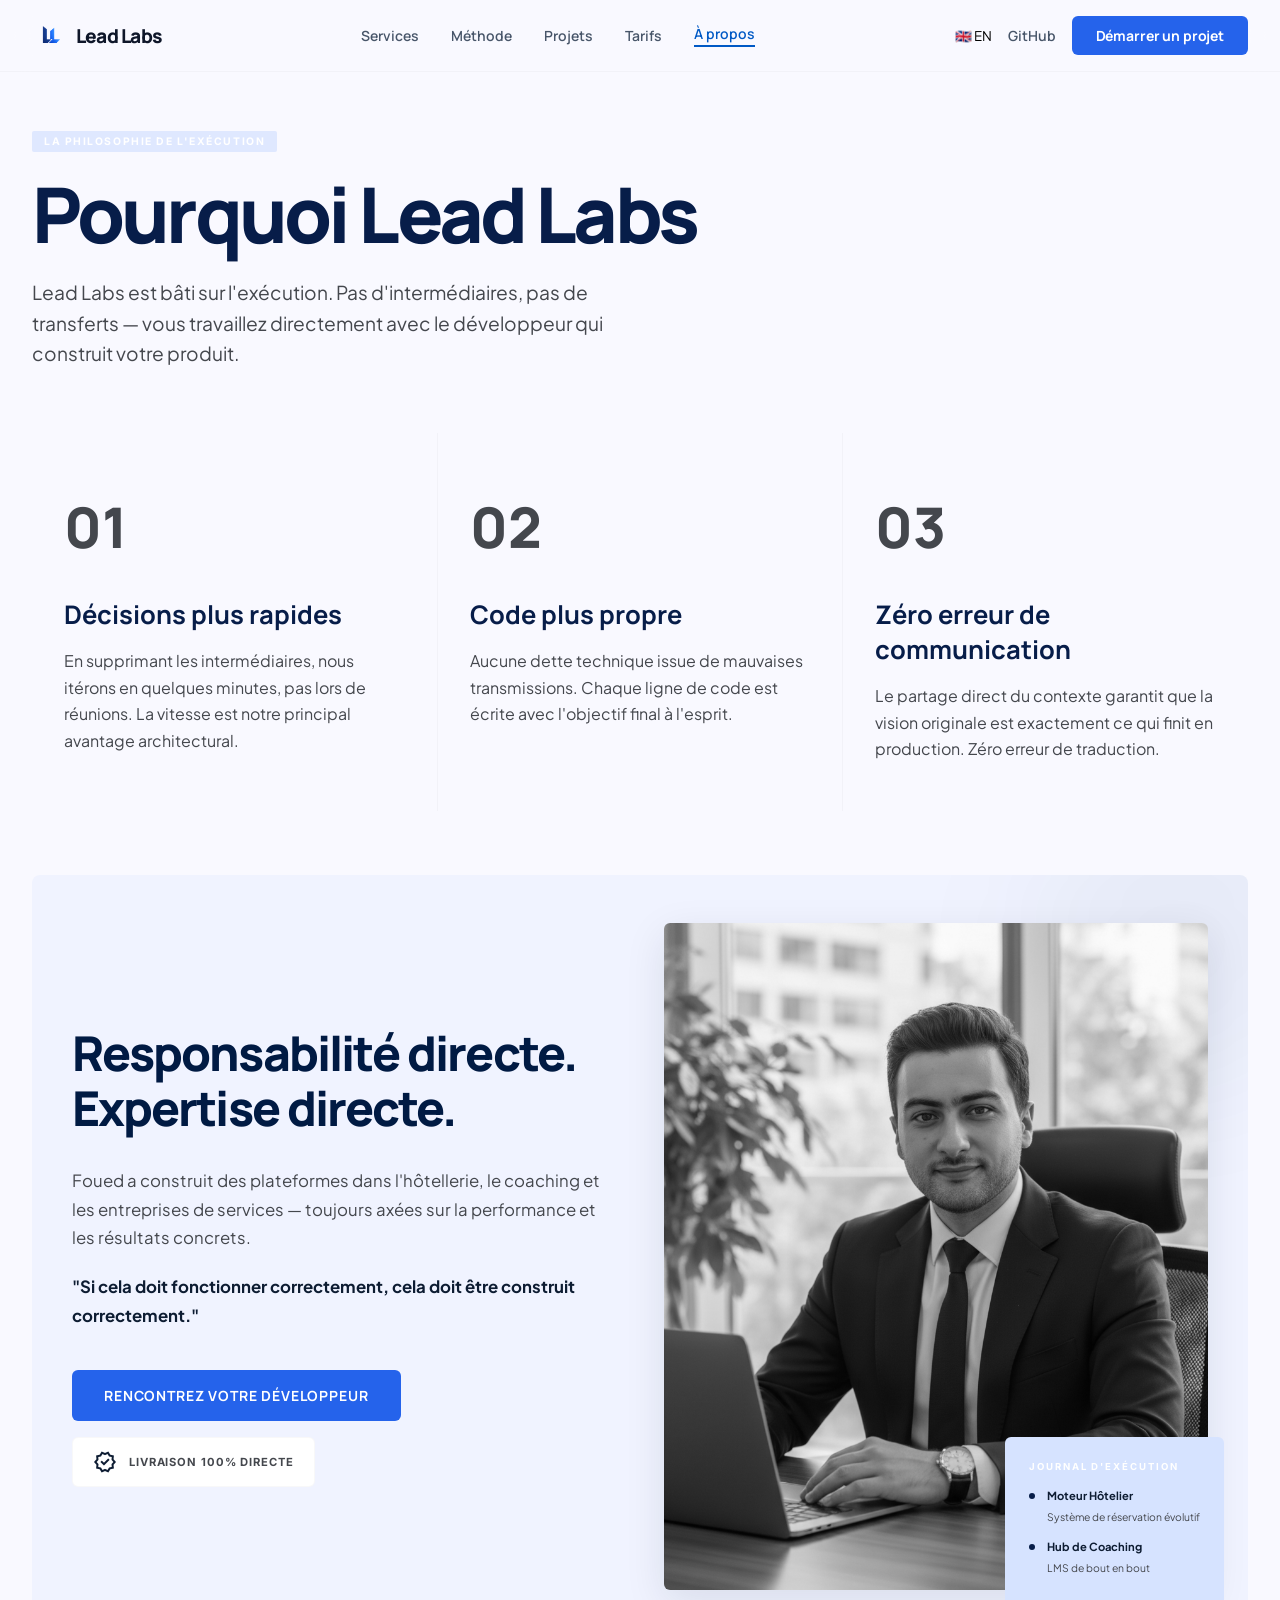
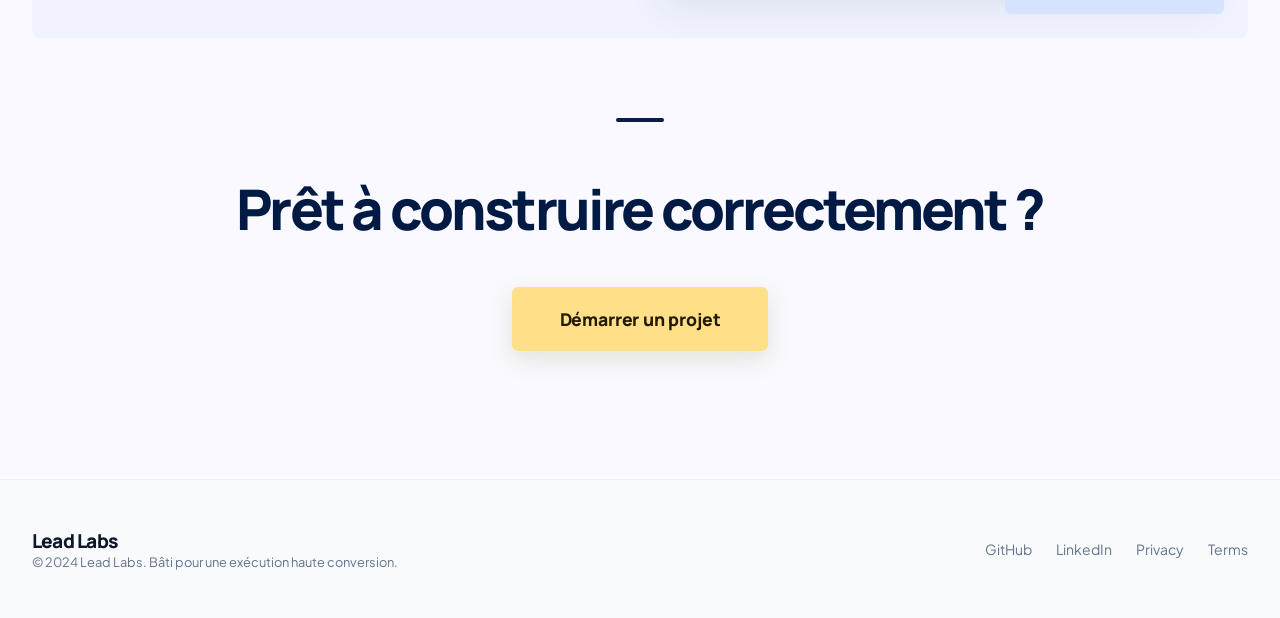
<file: about.html>
<!DOCTYPE html>
<html lang="fr" class="scroll-smooth">
<head>
  <meta charset="UTF-8" />
  <meta name="viewport" content="width=device-width, initial-scale=1.0" />
  <title>About | Lead Labs</title>
  <meta name="description" content="Direct. Human. Efficient. Work directly with the developer who builds your product. No middlemen, no handoffs." />
  <link rel="icon" href="data:image/svg+xml,<svg xmlns='http://www.w3.org/2000/svg' viewBox='0 0 32 32'><rect width='32' height='32' rx='6' fill='%23000'/><text x='6' y='24' font-size='20' fill='%232e7fff' font-family='sans-serif' font-weight='900'>L</text></svg>" />
  <link rel="stylesheet" href="css/styles.css" />
  <link href="https://fonts.googleapis.com/css2?family=Manrope:wght@400;700;800;900&family=Plus+Jakarta+Sans:wght@400;500;600&family=Inter:wght@400;500;600&family=Material+Symbols+Outlined:wght,FILL@100..700,0..1&display=swap" rel="stylesheet" />
</head>
<body>

<nav class="nav" id="nav">
  <div class="container">
    <div class="nav__inner">
       <a href="index.html" class="nav__logo">
  <div class="nav__logo-icon">
    <img src="images/logo.png" alt="Lead Labs logo" width="36" height="36" loading="eager" fetchpriority="high" />
  </div>
  <span data-i18n="logo">Lead Labs</span>
</a>
      <div class="nav__links">
        <a href="services.html" data-i18n="nav-services">Services</a>
        <a href="index.html#how-it-works" data-i18n="nav-method">Method</a>
        <a href="portfolio.html" data-i18n="nav-projects">Projects</a>
        <a href="pricing.html" data-i18n="nav-pricing">Pricing</a>
        <a href="about.html" class="active" data-i18n="nav-about">About</a>
      </div>
      <div class="nav__actions">
        <button id="langToggle" class="lang-toggle">🇫🇷 FR</button>
        <a class="nav__github" href="https://github.com/FouedDouiri" target="_blank">GitHub</a>
        <a href="contact.html" class="btn-primary" data-i18n="start-project">Start a Project</a>
        <button class="nav__hamburger" id="hamburger"><span></span><span></span><span></span></button>
      </div>
    </div>
  </div>
</nav>

<div class="nav__mobile" id="mobileMenu">
  <a href="services.html" data-i18n="nav-services">Services</a>
  <a href="portfolio.html" data-i18n="nav-projects">Projects</a>
  <a href="pricing.html" data-i18n="nav-pricing">Pricing</a>
  <a href="about.html" data-i18n="nav-about">About</a>
  <a href="contact.html" class="btn-primary" data-i18n="start-project">Start a Project</a>
</div>

<main>
  <main>
  <div class="page-hero"><div class="container"><div style="max-width:56rem"><span style="display:inline-block;padding:.25rem .75rem;background:var(--color-surface-container-high);color:var(--color-on-primary-container);font-family:var(--font-label);font-size:.65rem;font-weight:700;letter-spacing:.15em;text-transform:uppercase;border-radius:.125rem;margin-bottom:1.5rem" class="animate-fade-up" data-i18n="execution-philosophy">La philosophie de l'exécution</span><h1 class="animate-fade-up delay-1" data-i18n="why-leadlabs">Pourquoi Lead Labs</h1><p class="animate-fade-up delay-2" style="max-width:40rem" data-i18n="about-hero-desc">Lead Labs est bâti sur l'exécution. Pas d'intermédiaires, pas de transferts — vous travaillez directement avec le développeur qui construit votre produit.</p></div></div></div>
  <div style="padding-bottom:6rem"><div class="container">
    <div class="values-grid reveal" style="margin-bottom:4rem"><div class="value-cell"><p class="value-cell__num">01</p><h3 data-i18n="value1-title">Décisions plus rapides</h3><p data-i18n="value1-desc">En supprimant les intermédiaires, nous itérons en quelques minutes, pas lors de réunions. La vitesse est notre principal avantage architectural.</p></div><div class="value-cell"><p class="value-cell__num">02</p><h3 data-i18n="value2-title">Code plus propre</h3><p data-i18n="value2-desc">Aucune dette technique issue de mauvaises transmissions. Chaque ligne de code est écrite avec l'objectif final à l'esprit.</p></div><div class="value-cell"><p class="value-cell__num">03</p><h3 data-i18n="value3-title">Zéro erreur de communication</h3><p data-i18n="value3-desc">Le partage direct du contexte garantit que la vision originale est exactement ce qui finit en production. Zéro erreur de traduction.</p></div></div>
    <div class="founder-card reveal"><div class="founder-grid"><div><h2 data-i18n="direct-accountability">Responsabilité directe.<br>Expertise directe.</h2><div class="founder-card__text"><p data-i18n="founder-desc1">Foued a construit des plateformes dans l'hôtellerie, le coaching et les entreprises de services — toujours axées sur la performance et les résultats concrets.</p><p><strong data-i18n="founder-quote">"Si cela doit fonctionner correctement, cela doit être construit correctement."</strong></p></div><div style="display:flex;flex-wrap:wrap;gap:1rem"><a href="contact.html" class="btn-primary" style="padding:1rem 2rem;font-size:.875rem;letter-spacing:.06em;text-transform:uppercase" data-i18n="meet-dev">Rencontrez votre développeur</a><div style="display:flex;align-items:center;gap:.75rem;padding:.75rem 1.25rem;background:var(--color-surface-container-lowest);border:1px solid rgba(197,198,205,.12);border-radius:.375rem"><span class="material-symbols-outlined" style="color:var(--color-tertiary-container)">verified</span><span style="font-family:var(--font-label);font-size:.7rem;font-weight:700;letter-spacing:.08em;text-transform:uppercase;color:var(--color-on-surface-variant)" data-i18n="100-direct-delivery">Livraison 100% Directe</span></div></div></div><div style="position:relative"><div class="founder-card__portrait">
      <img src="/images/Foued.png" alt="Foued Douiri" width="500" height="667" loading="lazy" fetchpriority="high" /></div>
      <div class="execution-log"><p class="execution-log__kicker" data-i18n="execution-log">Journal d'exécution</p><div class="exec-item"><div class="exec-dot"></div><div><strong data-i18n="hotel-engine">Moteur Hôtelier</strong><span data-i18n="hotel-engine-desc">Système de réservation évolutif</span></div></div><div class="exec-item"><div class="exec-dot"></div><div><strong data-i18n="coaching-hub">Hub de Coaching</strong><span data-i18n="coaching-hub-desc">LMS de bout en bout</span></div></div></div></div></div></div>
    <div style="text-align:center;padding:5rem 0 2rem" class="reveal"><div style="width:48px;height:4px;background:var(--color-primary-container);margin:0 auto 3rem;border-radius:2px"></div><h2 style="font-family:var(--font-headline);font-size:clamp(2rem,5vw,3.5rem);font-weight:800;letter-spacing:-.05em;color:#001a43;margin-bottom:2.5rem" data-i18n="ready-to-build">Prêt à construire correctement ?</h2><a href="contact.html" class="btn-cta" style="background:var(--color-tertiary-fixed);color:var(--color-on-tertiary-fixed);padding:1.25rem 3rem;border-radius:.375rem;font-family:var(--font-headline);font-size:1.1rem;font-weight:800;letter-spacing:-.01em;display:inline-block;text-decoration:none;box-shadow:0 8px 24px rgba(115,92,0,.15)" data-i18n="start-project">Démarrer votre projet</a></div>
  </div></div>
</main>
<footer>
  <div class="container">
    <div class="footer__inner">
      <div><p class="footer__brand">Lead Labs</p><p class="footer__tagline" data-i18n="footer-tagline">© 2026 Lead Labs. Built for high-conversion execution.</p></div>
      <nav class="footer__links"><a href="https://github.com/FouedDouiri" target="_blank">GitHub</a><a href="#">LinkedIn</a><a href="#">Privacy</a><a href="#">Terms</a></nav>
    </div>
  </div>
</footer>

<script src="js/main.js"></script>
</body>
</html>
</file>
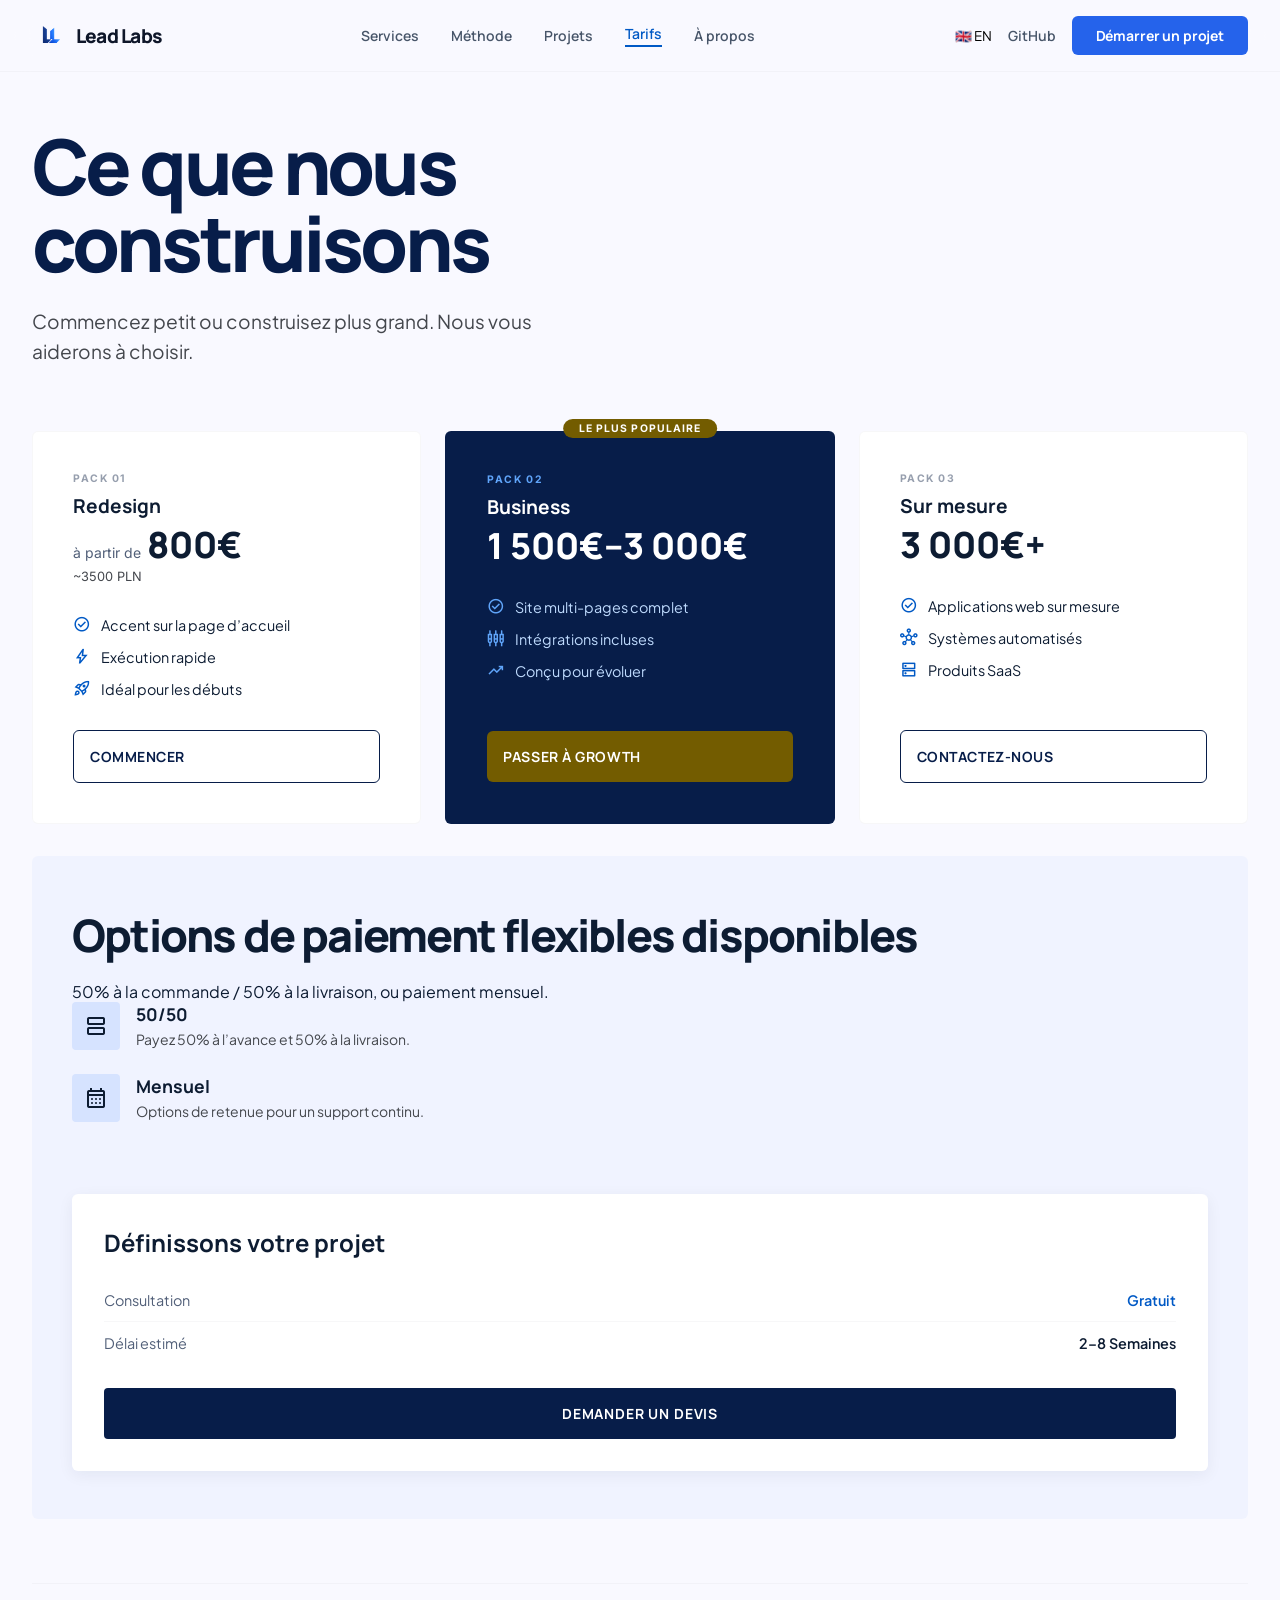
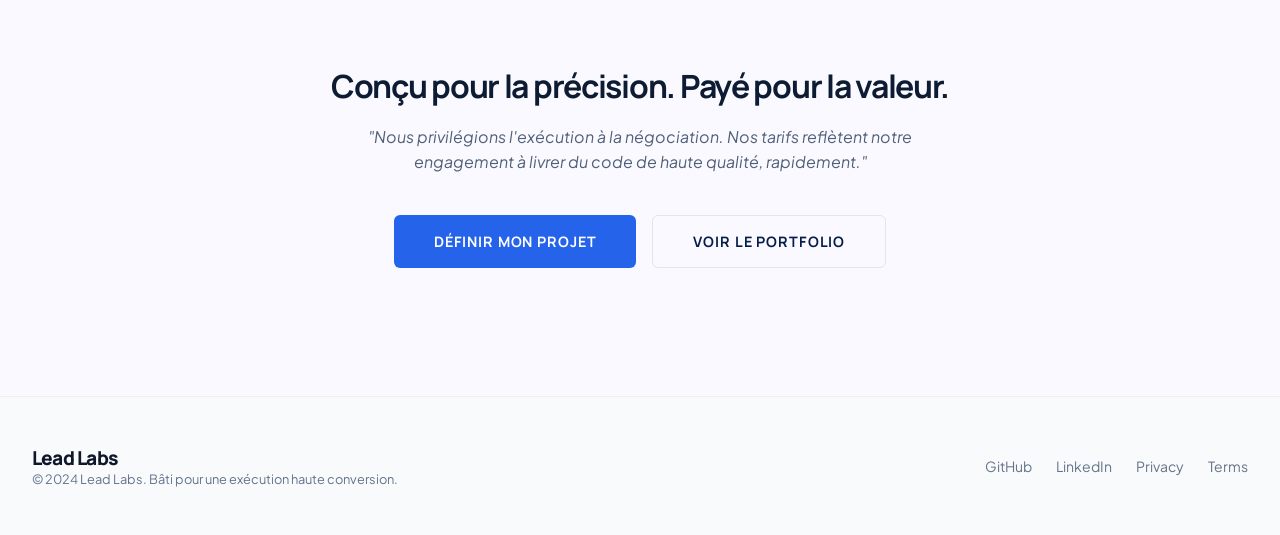
<file: pricing.html>
<!DOCTYPE html>
<html lang="fr" class="scroll-smooth">
<head>
  <meta charset="UTF-8" />
  <meta name="viewport" content="width=device-width, initial-scale=1.0" />
  <title>Pricing | Lead Labs</title>
  <meta name="description" content="Transparent pricing for custom development. No hidden costs. Fixed scope, guaranteed price." />
  <link rel="icon" href="data:image/svg+xml,<svg xmlns='http://www.w3.org/2000/svg' viewBox='0 0 32 32'><rect width='32' height='32' rx='6' fill='%23000'/><text x='6' y='24' font-size='20' fill='%232e7fff' font-family='sans-serif' font-weight='900'>L</text></svg>" />
  <link rel="stylesheet" href="css/styles.css" />
  <link href="https://fonts.googleapis.com/css2?family=Manrope:wght@400;700;800;900&family=Plus+Jakarta+Sans:wght@400;500;600&family=Inter:wght@400;500;600&family=Material+Symbols+Outlined:wght,FILL@100..700,0..1&display=swap" rel="stylesheet" />
</head>
<body>

<nav class="nav" id="nav">
  <div class="container">
    <div class="nav__inner">
       <a href="index.html" class="nav__logo">
  <div class="nav__logo-icon">
    <img src="images/logo.png" alt="Lead Labs logo" width="36" height="36" loading="eager" fetchpriority="high" />
  </div>
  <span data-i18n="logo">Lead Labs</span>
</a>
      <div class="nav__links">
        <a href="services.html" data-i18n="nav-services">Services</a>
        <a href="index.html#how-it-works" data-i18n="nav-method">Method</a>
        <a href="portfolio.html" data-i18n="nav-projects">Projects</a>
        <a href="pricing.html" class="active" data-i18n="nav-pricing">Pricing</a>
        <a href="about.html" data-i18n="nav-about">About</a>
      </div>
      <div class="nav__actions">
        <button id="langToggle" class="lang-toggle">🇫🇷 FR</button>
        <a class="nav__github" href="https://github.com/FouedDouiri" target="_blank">GitHub</a>
        <a href="contact.html" class="btn-primary" data-i18n="start-project">Start a Project</a>
        <button class="nav__hamburger" id="hamburger"><span></span><span></span><span></span></button>
      </div>
    </div>
  </div>
</nav>

<div class="nav__mobile" id="mobileMenu">
  <a href="services.html" data-i18n="nav-services">Services</a>
  <a href="portfolio.html" data-i18n="nav-projects">Projects</a>
  <a href="pricing.html" data-i18n="nav-pricing">Pricing</a>
  <a href="about.html" data-i18n="nav-about">About</a>
  <a href="contact.html" class="btn-primary" data-i18n="start-project">Start a Project</a>
</div>

<main>
  <main>
  <div class="page-hero"><div class="container"><div style="max-width:48rem"><h1 class="animate-fade-up" data-i18n="pricing-hero-title">Tarification simple et transparente</h1><p class="animate-fade-up delay-1" data-i18n="pricing-hero-desc">Pas de coûts cachés. Pas d'estimations vagues. Vous saurez exactement ce que vous obtenez.</p></div></div></div>
  <div style="padding-bottom:6rem"><div class="container">
    <div class="pricing__grid" style="margin-bottom:2rem"><div class="pricing-card reveal"><p style="font-family:var(--font-label);font-size:.65rem;font-weight:700;letter-spacing:.15em;text-transform:uppercase;color:var(--color-secondary);opacity:.6;margin-bottom:.5rem" data-i18n="pack-01">Pack 01</p><p class="pricing-card__name" data-i18n="starter-name">Starter</p><div class="pricing-card__price"><p style="display:flex;align-items:baseline;gap:.375rem"><span style="font-family:var(--font-label);font-size:.875rem;color:var(--color-secondary)" data-i18n="starting-from">à partir de</span><span class="pricing-card__amount">800€</span></p><p class="pricing-card__currency">~3500 PLN</p></div><ul><li><span class="material-symbols-outlined" aria-hidden="true">check_circle</span> <span data-i18n="starter-feat1">Landing page ou petit site</span></li><li><span class="material-symbols-outlined" aria-hidden="true">bolt</span> <span data-i18n="fast-execution">Exécution rapide</span></li><li><span class="material-symbols-outlined" aria-hidden="true">rocket_launch</span> <span data-i18n="ideal-for-beginnings">Idéal pour les débuts</span></li></ul><a href="contact.html" class="btn-pricing btn-pricing--outline" data-i18n="get-started">Commencer</a></div><div class="pricing-card pricing-card--featured reveal" style="background:var(--color-primary-container);color:#fff;border-color:transparent"><div class="pricing-card__badge" style="background:var(--color-tertiary)" data-i18n="most-popular">Plus Populaire</div><p style="font-family:var(--font-label);font-size:.65rem;font-weight:700;letter-spacing:.15em;text-transform:uppercase;color:#60a5fa;margin-bottom:.5rem" data-i18n="pack-02">Pack 02</p><p class="pricing-card__name" style="color:#fff" data-i18n="growth-name">Growth</p><div class="pricing-card__price"><p class="pricing-card__amount">1 500€–3 000€</p></div><ul style="color:#bfdbfe"><li><span class="material-symbols-outlined" style="color:#60a5fa" aria-hidden="true">check_circle</span> <span data-i18n="growth-feat1">Site complet ou plateforme</span></li><li><span class="material-symbols-outlined" style="color:#60a5fa" aria-hidden="true">settings_input_component</span> <span data-i18n="integrations-included">Intégrations incluses</span></li><li><span class="material-symbols-outlined" style="color:#60a5fa" aria-hidden="true">trending_up</span> <span data-i18n="designed-to-scale">Conçu pour évoluer</span></li></ul><a href="contact.html" class="btn-pricing" style="background:var(--color-tertiary);color:var(--color-on-tertiary)" data-i18n="choose-growth">Choisir Growth</a></div><div class="pricing-card reveal"><p style="font-family:var(--font-label);font-size:.65rem;font-weight:700;letter-spacing:.15em;text-transform:uppercase;color:var(--color-secondary);opacity:.6;margin-bottom:.5rem" data-i18n="pack-03">Pack 03</p><p class="pricing-card__name" data-i18n="custom-name">Custom</p><div class="pricing-card__price"><p class="pricing-card__amount">3 000€+</p></div><ul><li><span class="material-symbols-outlined" aria-hidden="true">check_circle</span> <span data-i18n="custom-feat1">Plateformes avancées</span></li><li><span class="material-symbols-outlined" aria-hidden="true">hub</span> <span data-i18n="automated-systems">Systèmes automatisés</span></li><li><span class="material-symbols-outlined" aria-hidden="true">dns</span> <span data-i18n="saas-products">Produits SaaS</span></li></ul><a href="contact.html" class="btn-pricing btn-pricing--outline" data-i18n="contact-us-short">Contactez-nous</a></div></div>
    <div class="flexible-payments reveal"><div style="display:grid;gap:3rem"><div><h2 data-i18n="flexible-payments-title">Options de paiement flexibles</h2><p data-i18n="flexible-payments-desc">Nous pouvons structurer les paiements en fonction de la taille de votre projet. Notre objectif est de rendre l'ingénierie premium accessible.</p><div class="payment-option"><div class="payment-option__icon"><span class="material-symbols-outlined">splitscreen</span></div><div><h4 data-i18n="split-5050">Répartition 50/50</h4><p data-i18n="split-desc">50% à l'avance / 50% après livraison. Standard pour la plupart des projets.</p></div></div><div class="payment-option"><div class="payment-option__icon"><span class="material-symbols-outlined">calendar_month</span></div><div><h4 data-i18n="monthly-payments">Mensualités</h4><p data-i18n="monthly-desc">Étalez le coût sur la durée de la réalisation. Options disponibles pour les offres Growth & Custom.</p></div></div></div><div class="pricing-quote-box"><h4 data-i18n="define-project">Définissons votre projet</h4><div class="quote-line"><span class="quote-line__key" data-i18n="consultation">Consultation</span><span class="quote-line__val quote-line__val--green" data-i18n="free">Gratuit</span></div><div class="quote-line"><span class="quote-line__key" data-i18n="estimated-timeline">Délai estimé</span><span class="quote-line__val">2–8 Semaines</span></div><a href="contact.html" class="btn-submit" style="width:100%;margin-top:1.5rem;justify-content:center;display:inline-flex;align-items:center;gap:.5rem;padding:1rem 2.5rem;border-radius:.25rem;background:var(--color-primary);color:#fff;font-family:var(--font-headline);font-weight:700;font-size:.875rem;letter-spacing:.06em;text-transform:uppercase;text-decoration:none" data-i18n="request-quote">Demander un devis</a></div></div></div>
    <div style="text-align:center;padding:5rem 0 2rem;border-top:1px solid rgba(197,198,205,.15)" class="reveal"><h2 style="font-family:var(--font-headline);font-size:2rem;font-weight:700;letter-spacing:-.04em;margin-bottom:1rem" data-i18n="precision-built">Conçu pour la précision. Payé pour la valeur.</h2><p style="font-style:italic;color:var(--color-secondary);max-width:36rem;margin:0 auto 2.5rem;line-height:1.6" data-i18n="pricing-quote">"Nous privilégions l'exécution à la négociation. Nos tarifs reflètent notre engagement à livrer du code de haute qualité, rapidement."</p><div style="display:flex;flex-wrap:wrap;gap:1rem;justify-content:center"><a href="contact.html" class="btn-primary" style="padding:1rem 2.5rem;font-size:.9rem;letter-spacing:.06em;text-transform:uppercase" data-i18n="define-my-project">Définir mon projet</a><a href="portfolio.html" style="padding:1rem 2.5rem;border:1.5px solid rgba(197,198,205,.4);border-radius:.375rem;font-family:var(--font-headline);font-weight:700;font-size:.9rem;letter-spacing:.06em;text-transform:uppercase;color:var(--color-primary);background:transparent;cursor:pointer;text-decoration:none" data-i18n="view-portfolio">Voir le Portfolio</a></div></div>
  </div></div>
</main>

<footer>
  <div class="container">
    <div class="footer__inner">
      <div><p class="footer__brand">Lead Labs</p><p class="footer__tagline" data-i18n="footer-tagline">© 2026 Lead Labs. Built for high-conversion execution.</p></div>
      <nav class="footer__links"><a href="https://github.com/FouedDouiri" target="_blank">GitHub</a><a href="#">LinkedIn</a><a href="#">Privacy</a><a href="#">Terms</a></nav>
    </div>
  </div>
</footer>

<script src="js/main.js"></script>
</body>
</html>
</file>
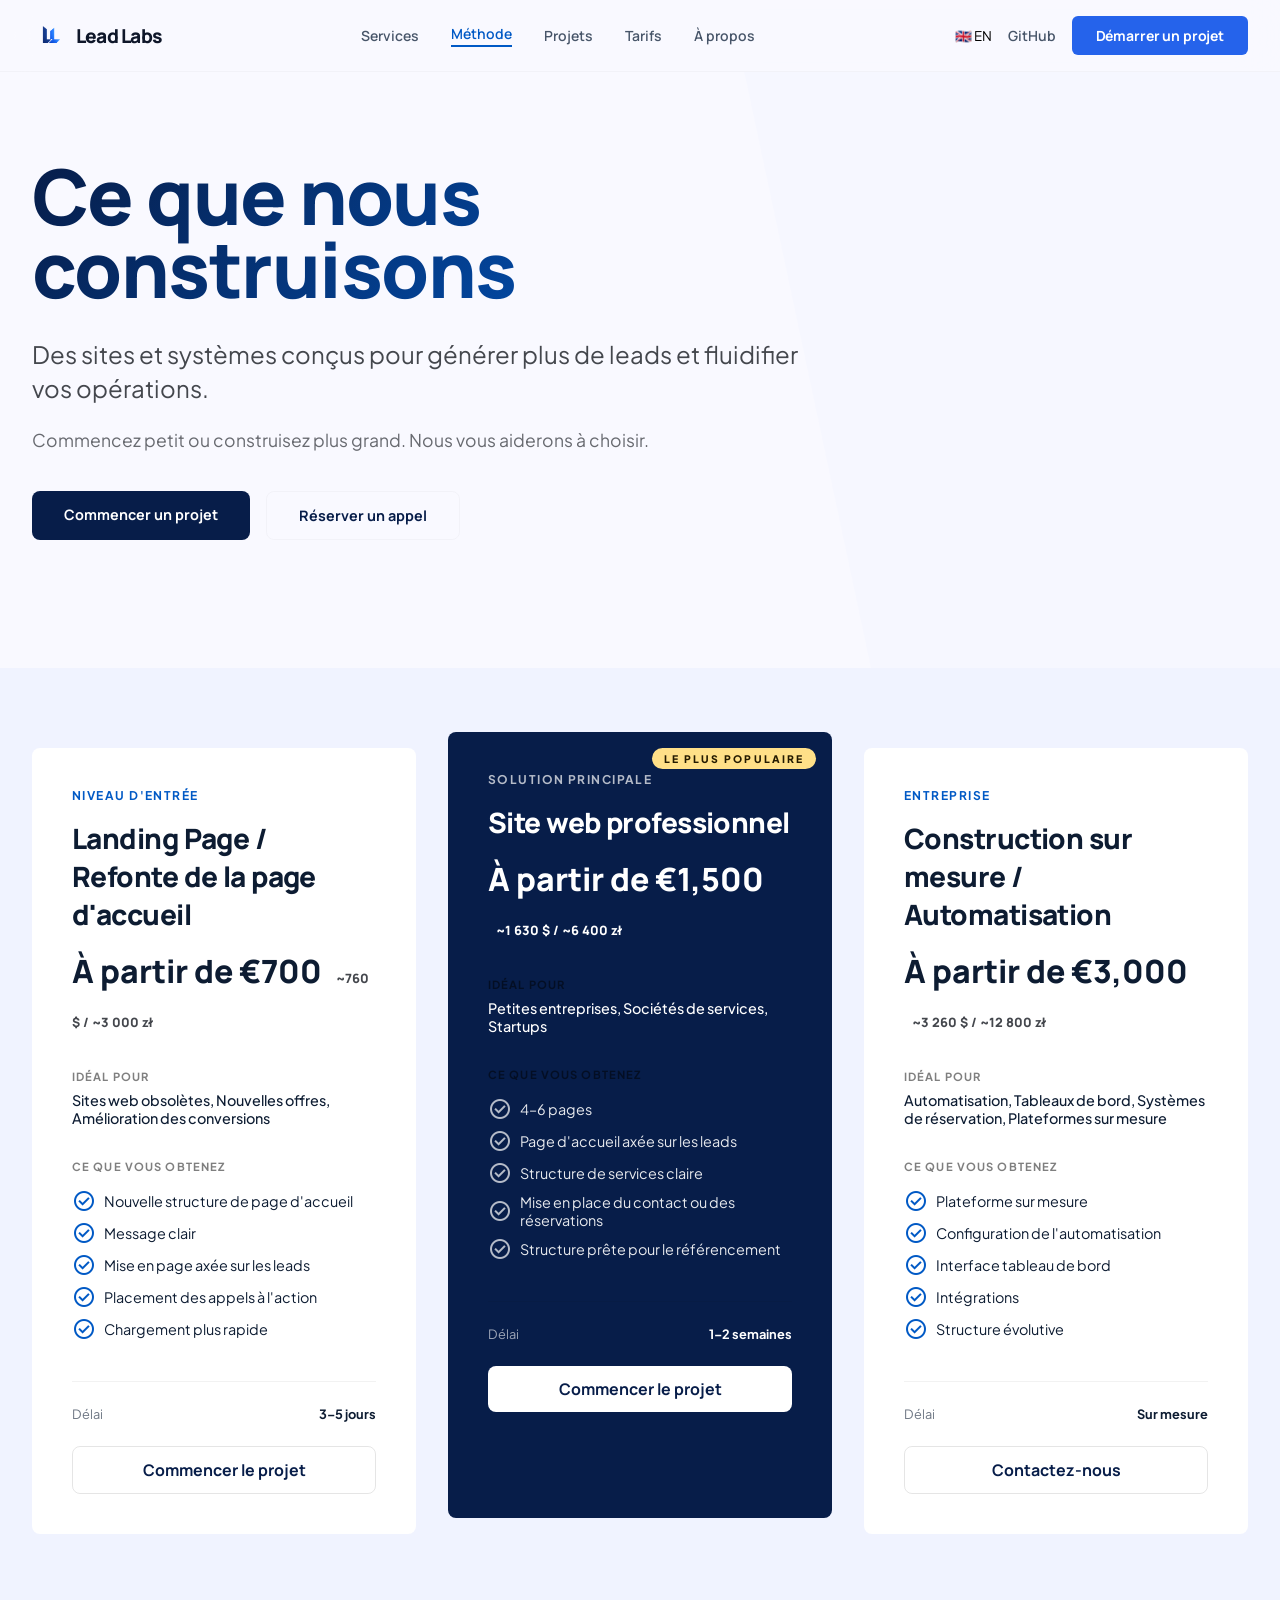
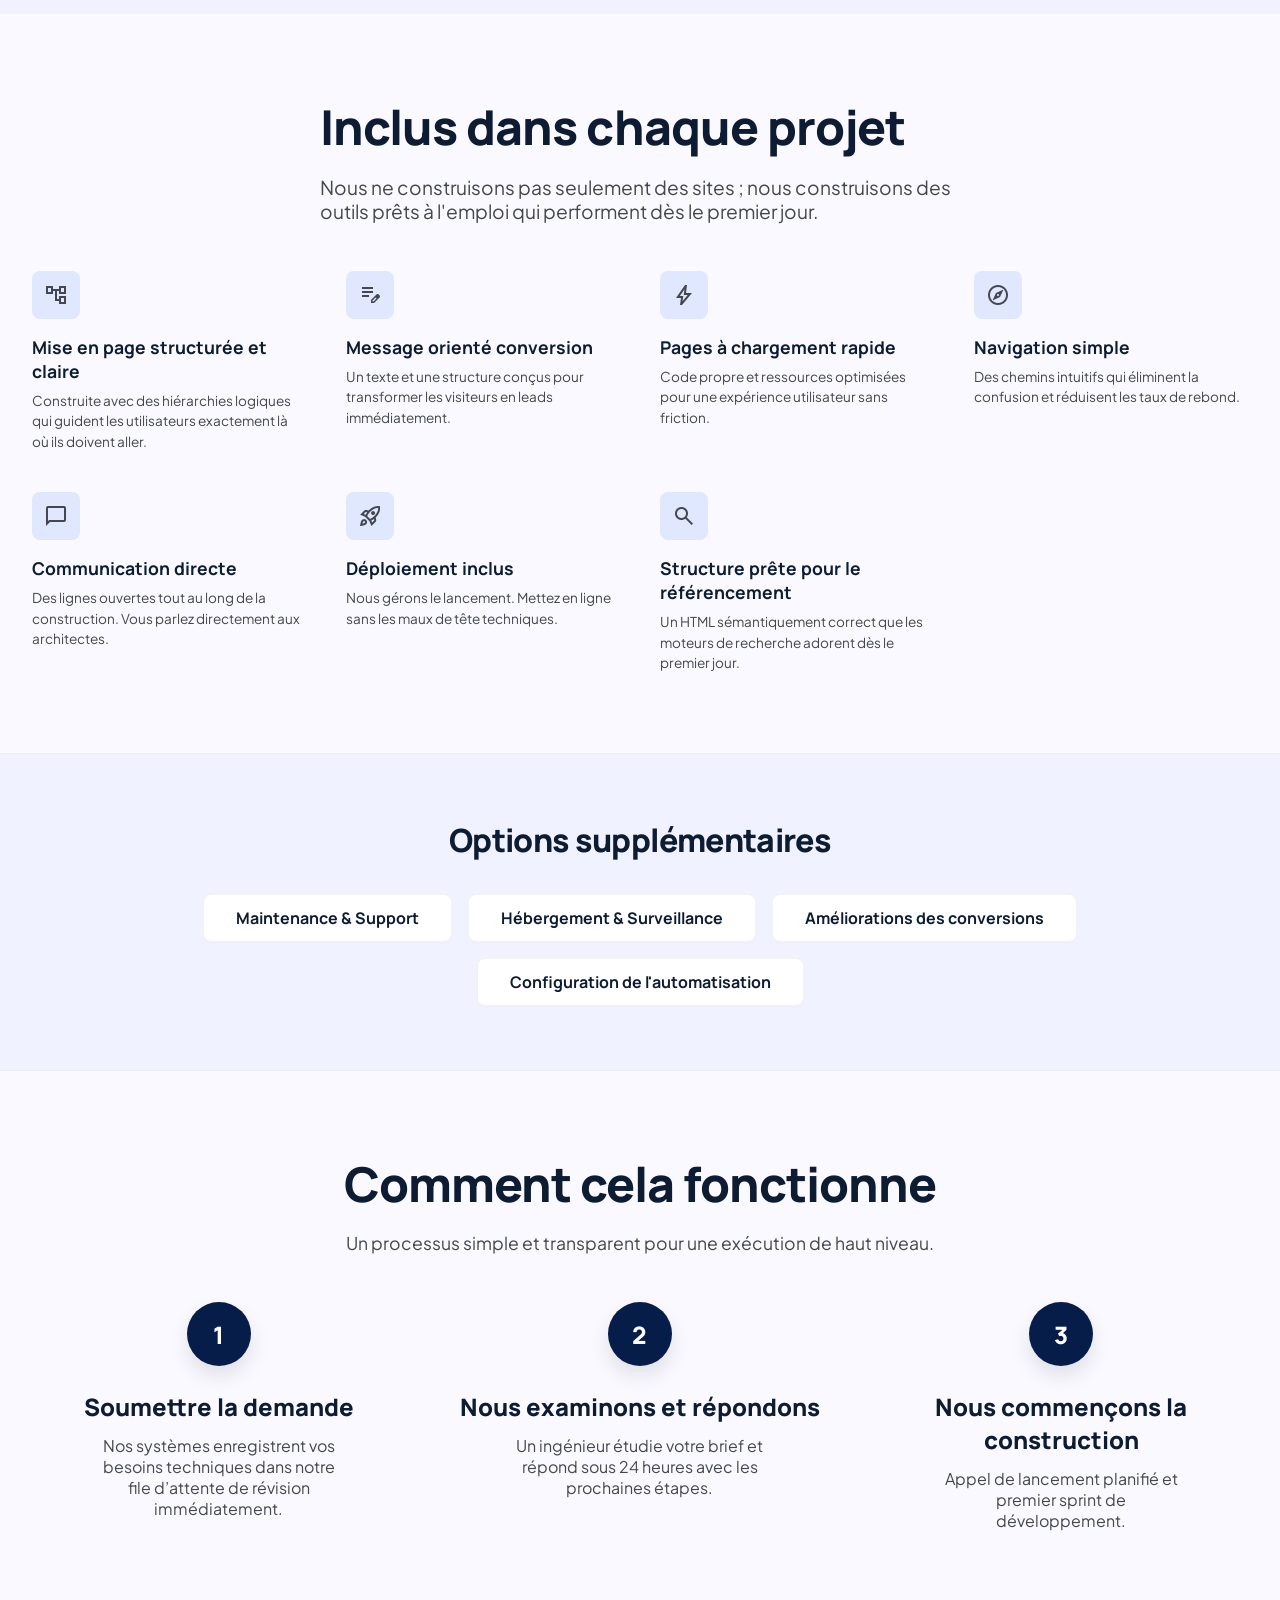
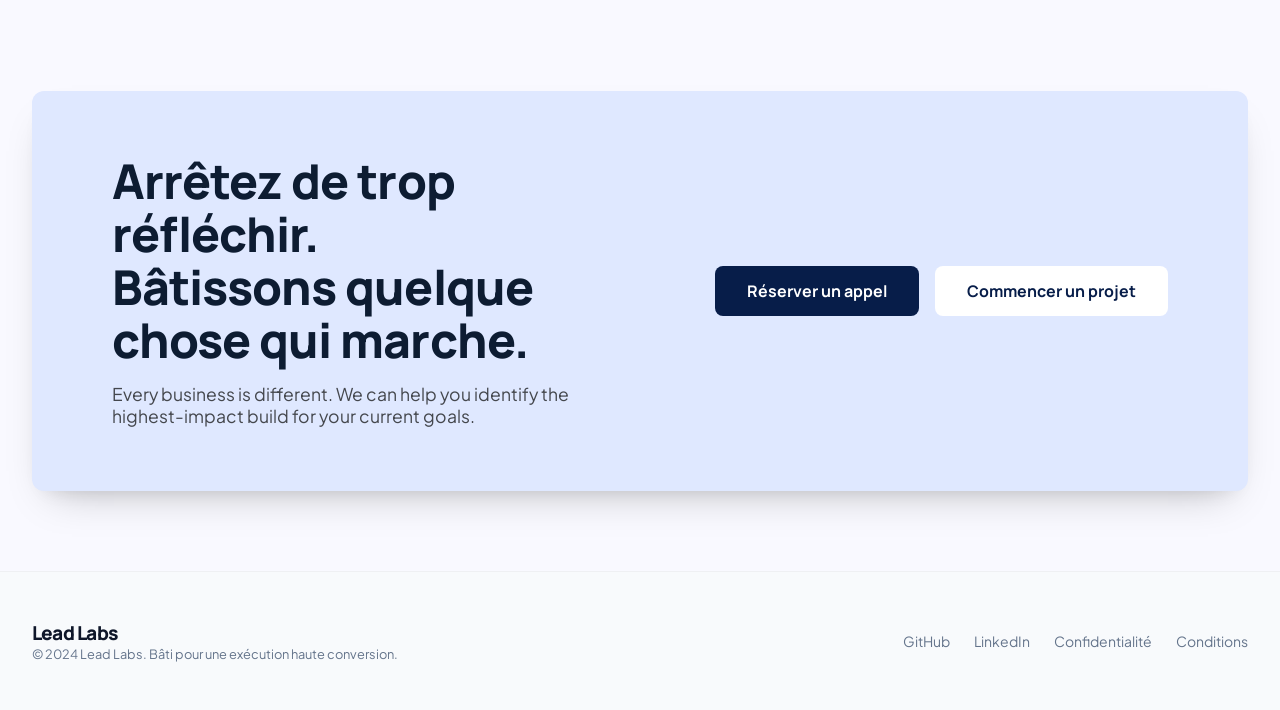
<file: pricingold.html>
<!DOCTYPE html>
<html lang="fr" class="scroll-smooth">
<head>
  <meta charset="UTF-8" />
  <meta name="viewport" content="width=device-width, initial-scale=1.0" />
  <title>Pricing | Lead Labs</title>
  <meta name="description" content="Simple, transparent pricing for custom websites, platforms and automations. No hidden costs." />
  <link rel="icon" href="data:image/svg+xml,<svg xmlns='http://www.w3.org/2000/svg' viewBox='0 0 32 32'><rect width='32' height='32' rx='6' fill='%23000'/><text x='6' y='24' font-size='20' fill='%232e7fff' font-family='sans-serif' font-weight='900'>L</text></svg>" />
  <link rel="stylesheet" href="css/styles.css" />
  <link href="https://fonts.googleapis.com/css2?family=Manrope:wght@400;700;800;900&family=Plus+Jakarta+Sans:wght@400;500;600&family=Inter:wght@400;500;600&family=Material+Symbols+Outlined:wght,FILL@100..700,0..1&display=swap" rel="stylesheet" />
  <style>
    /* Additional spacing utilities for this page only */
    .section-spacing { padding: 5rem 2rem; }
    .section-spacing-sm { padding: 4rem 2rem; }
    .text-center { text-align: center; }
    .max-width-1440 { max-width: 1440px; margin-left: auto; margin-right: auto; }
    .mb-4 { margin-bottom: 1rem; }
    .mb-8 { margin-bottom: 2rem; }
    .mb-12 { margin-bottom: 3rem; }
    .mb-16 { margin-bottom: 4rem; }
    .mt-8 { margin-top: 2rem; }
    .flex-between { display: flex; justify-content: space-between; align-items: flex-end; flex-wrap: wrap; gap: 2rem; }
    /* Hero specific */
    .hero-pricing {
      position: relative;
      padding-top: 10rem;
      padding-bottom: 8rem;
      overflow: hidden;
    }
    .hero-pricing .hero-gradient {
      position: absolute;
      top: 0;
      right: 0;
      width: 50%;
      height: 100%;
      z-index: 0;
      opacity: 0.1;
      pointer-events: none;
    }
    .hero-pricing .hero-gradient .skew-bg {
      width: 100%;
      height: 100%;
      background: var(--color-surface-container-high);
      transform: skewX(12deg) translateX(25%);
    }
    .hero-content {
      max-width: 48rem;
      position: relative;
      z-index: 1;
    }
    .hero-title {
      font-family: var(--font-headline);
      font-size: clamp(3rem, 6vw, 5rem);
      font-weight: 800;
      letter-spacing: -0.02em;
      line-height: 0.95;
      margin-bottom: 2rem;
      background: linear-gradient(135deg, var(--color-primary) 0%, var(--color-surface-tint) 100%);
      background-clip: text;
      -webkit-background-clip: text;
      color: transparent;
    }
    .hero-subtitle {
      font-size: 1.5rem;
      color: var(--color-on-surface-variant);
      margin-bottom: 1.5rem;
      line-height: 1.4;
    }
    .hero-desc {
      font-size: 1.1rem;
      color: var(--color-on-surface-variant);
      margin-bottom: 2.5rem;
      opacity: 0.8;
    }
    .hero-buttons {
      display: flex;
      flex-wrap: wrap;
      gap: 1rem;
    }
    .btn-hero-primary {
      background: var(--color-primary);
      color: var(--color-on-primary);
      padding: 0.875rem 2rem;
      border-radius: 0.5rem;
      font-family: var(--font-headline);
      font-weight: 700;
      font-size: 0.9rem;
      transition: all 0.2s;
      display: inline-block;
    }
    .btn-hero-primary:hover {
      transform: translateY(-2px);
      box-shadow: 0 10px 20px rgba(0,0,0,0.1);
    }
    .btn-hero-secondary {
      border: 1px solid rgba(197,198,205,.15);
      background: transparent;
      color: var(--color-primary);
      padding: 0.875rem 2rem;
      border-radius: 0.5rem;
      font-family: var(--font-headline);
      font-weight: 700;
      font-size: 0.9rem;
      transition: all 0.2s;
      display: inline-block;
    }
    .btn-hero-secondary:hover {
      background: var(--color-surface-container-low);
    }
    @media (max-width: 767px) {
      .section-spacing { padding: 3rem 1.5rem; }
      .section-spacing-sm { padding: 2.5rem 1.5rem; }
      .hero-pricing { padding-top: 7rem; padding-bottom: 4rem; }
      .hero-subtitle { font-size: 1.2rem; }
    }
  </style>
</head>
<body>

<nav class="nav" id="nav">
  <div class="container">
    <div class="nav__inner">
      <a href="index.html" class="nav__logo">
        <div class="nav__logo-icon">
          <img src="images/logo.png" alt="Lead Labs logo" width="36" height="36" loading="eager" fetchpriority="high" />
        </div>
        <span data-i18n="logo">Lead Labs</span>
      </a>
      <div class="nav__links">
        <a href="services.html" data-i18n="nav-services">Services</a>
        <a href="index.html#how-it-works" data-i18n="nav-method">Method</a>
        <a href="portfolio.html" data-i18n="nav-projects">Projects</a>
        <a href="pricing.html" class="active" data-i18n="nav-pricing">Pricing</a>
        <a href="about.html" data-i18n="nav-about">About</a>
      </div>
      <div class="nav__actions">
        <button id="langToggle" class="lang-toggle">🇬🇧 EN</button>
        <a class="nav__github" href="https://github.com/FouedDouiri" target="_blank">GitHub</a>
        <a href="contact.html" class="btn-primary" data-i18n="start-project">Start a Project</a>
        <button class="nav__hamburger" id="hamburger"><span></span><span></span><span></span></button>
      </div>
    </div>
  </div>
</nav>

<div class="nav__mobile" id="mobileMenu">
  <a href="services.html" data-i18n="nav-services">Services</a>
  <a href="portfolio.html" data-i18n="nav-projects">Projects</a>
  <a href="pricing.html" data-i18n="nav-pricing">Pricing</a>
  <a href="about.html" data-i18n="nav-about">About</a>
  <a href="contact.html" class="btn-primary" data-i18n="start-project">Start a Project</a>
</div>

<main>
  <!-- Hero Section -->
  <div class="hero-pricing">
    <div class="max-width-1440" style="padding: 0 2rem;">
      <div class="hero-content">
        <h1 class="hero-title" data-i18n="pricing-hero-title">What we build</h1>
        <p class="hero-subtitle" data-i18n="pricing-hero-subtitle">Websites and systems designed to bring more leads and make things run smoother.</p>
        <p class="hero-desc" data-i18n="pricing-hero-desc">Start small or build something bigger. We’ll help you choose.</p>
        <div class="hero-buttons">
          <a href="contact.html" class="btn-hero-primary" data-i18n="cta-start-project">Start Project</a>
          <a href="contact.html" class="btn-hero-secondary" data-i18n="cta-book-call">Book a Call</a>
        </div>
      </div>
    </div>
    <div class="hero-gradient">
      <div class="skew-bg"></div>
    </div>
  </div>

  <!-- Pricing Cards Section -->
  <div class="section-spacing" style="background: var(--color-surface-container-low);">
    <div class="max-width-1440">
      <div class="pricing-new-grid">
        
        <!-- Card 1 – Entry Level -->
        <div class="pricing-card-new">
          <div class="mb-8">
            <span class="card-category" data-i18n="pricing-cat-entry">Entry Level</span>
            <h3 class="card-title" data-i18n="pricing-title-entry">Landing Page / Homepage Redesign</h3>
            <div class="card-price">
              <span data-i18n="pricing-from">From</span> €700
              <span class="card-price-sub" data-i18n="pricing-approx-entry">~$760 / ~3,000 zł</span>
            </div>
          </div>
          <div class="flex-grow">
            <div class="mb-8">
              <p class="card-best-for-label" data-i18n="pricing-best-for-label">Best For</p>
              <p class="card-best-for-text" data-i18n="pricing-best-for-entry">Outdated websites, New offers, Improving conversions</p>
            </div>
            <div>
              <p class="card-best-for-label mb-4" data-i18n="pricing-what-you-get">What you get</p>
              <ul class="feature-list">
                <li><span class="material-symbols-outlined feature-icon">check_circle</span> <span data-i18n="pricing-feat-entry1">New homepage structure</span></li>
                <li><span class="material-symbols-outlined feature-icon">check_circle</span> <span data-i18n="pricing-feat-entry2">Clear messaging</span></li>
                <li><span class="material-symbols-outlined feature-icon">check_circle</span> <span data-i18n="pricing-feat-entry3">Lead-focused layout</span></li>
                <li><span class="material-symbols-outlined feature-icon">check_circle</span> <span data-i18n="pricing-feat-entry4">CTA placement</span></li>
                <li><span class="material-symbols-outlined feature-icon">check_circle</span> <span data-i18n="pricing-feat-entry5">Faster loading</span></li>
              </ul>
            </div>
          </div>
          <div class="card-footer">
            <div class="timeline-row">
              <span class="timeline-label" data-i18n="pricing-timeline">Timeline</span>
              <span class="timeline-value" data-i18n="pricing-time-entry">3–5 days</span>
            </div>
            <a href="contact.html" class="btn-card btn-card-outline" data-i18n="pricing-start-project">Start Project</a>
          </div>
        </div>

        <!-- Card 2 – Most Popular -->
        <div class="pricing-card-new pricing-card-new--featured">
          <span class="card-badge" data-i18n="pricing-most-popular">Most Popular</span>
          <div class="mb-8">
            <span class="card-category" data-i18n="pricing-cat-core">Core Solution</span>
            <h3 class="card-title" data-i18n="pricing-title-core">Business Website</h3>
            <div class="card-price">
              <span data-i18n="pricing-from">From</span> €1,500
              <span class="card-price-sub" data-i18n="pricing-approx-core">~$1,630 / ~6,400 zł</span>
            </div>
          </div>
          <div class="flex-grow">
            <div class="mb-8">
              <p class="card-best-for-label" data-i18n="pricing-best-for-label">Best For</p>
              <p class="card-best-for-text" data-i18n="pricing-best-for-core">Small businesses, Service companies, Startups</p>
            </div>
            <div>
              <p class="card-best-for-label mb-4" data-i18n="pricing-what-you-get">What you get</p>
              <ul class="feature-list">
                <li><span class="material-symbols-outlined feature-icon">check_circle</span> <span data-i18n="pricing-feat-core1">4–6 pages</span></li>
                <li><span class="material-symbols-outlined feature-icon">check_circle</span> <span data-i18n="pricing-feat-core2">Homepage focused on leads</span></li>
                <li><span class="material-symbols-outlined feature-icon">check_circle</span> <span data-i18n="pricing-feat-core3">Clear service structure</span></li>
                <li><span class="material-symbols-outlined feature-icon">check_circle</span> <span data-i18n="pricing-feat-core4">Contact or booking setup</span></li>
                <li><span class="material-symbols-outlined feature-icon">check_circle</span> <span data-i18n="pricing-feat-core5">SEO-ready structure</span></li>
              </ul>
            </div>
          </div>
          <div class="card-footer">
            <div class="timeline-row">
              <span class="timeline-label" data-i18n="pricing-timeline">Timeline</span>
              <span class="timeline-value" data-i18n="pricing-time-core">1–2 weeks</span>
            </div>
            <a href="contact.html" class="btn-card btn-card-primary-light" data-i18n="pricing-start-project">Start Project</a>
          </div>
        </div>

        <!-- Card 3 – Enterprise -->
        <div class="pricing-card-new">
          <div class="mb-8">
            <span class="card-category" data-i18n="pricing-cat-enterprise">Enterprise</span>
            <h3 class="card-title" data-i18n="pricing-title-enterprise">Custom Build / Automation</h3>
            <div class="card-price">
              <span data-i18n="pricing-from">From</span> €3,000
              <span class="card-price-sub" data-i18n="pricing-approx-enterprise">~$3,260 / ~12,800 zł</span>
            </div>
          </div>
          <div class="flex-grow">
            <div class="mb-8">
              <p class="card-best-for-label" data-i18n="pricing-best-for-label">Best For</p>
              <p class="card-best-for-text" data-i18n="pricing-best-for-enterprise">Automation, Dashboards, Booking systems, Custom platforms</p>
            </div>
            <div>
              <p class="card-best-for-label mb-4" data-i18n="pricing-what-you-get">What you get</p>
              <ul class="feature-list">
                <li><span class="material-symbols-outlined feature-icon">check_circle</span> <span data-i18n="pricing-feat-ent1">Custom platform</span></li>
                <li><span class="material-symbols-outlined feature-icon">check_circle</span> <span data-i18n="pricing-feat-ent2">Automation setup</span></li>
                <li><span class="material-symbols-outlined feature-icon">check_circle</span> <span data-i18n="pricing-feat-ent3">Dashboard interface</span></li>
                <li><span class="material-symbols-outlined feature-icon">check_circle</span> <span data-i18n="pricing-feat-ent4">Integrations</span></li>
                <li><span class="material-symbols-outlined feature-icon">check_circle</span> <span data-i18n="pricing-feat-ent5">Scalable structure</span></li>
              </ul>
            </div>
          </div>
          <div class="card-footer">
            <div class="timeline-row">
              <span class="timeline-label" data-i18n="pricing-timeline">Timeline</span>
              <span class="timeline-value" data-i18n="pricing-time-enterprise">Custom</span>
            </div>
            <a href="contact.html" class="btn-card btn-card-outline" data-i18n="pricing-contact-us">Contact Us</a>
          </div>
        </div>
      </div>
    </div>
  </div>

  <!-- What You Get (standard features) -->
  <div class="section-spacing" style="background: var(--color-surface);">
    <div class="max-width-1440">
      <div class="flex-between">
        <div class="max-width-1440" style="max-width: 40rem;">
          <h2 class="card-title" style="font-size: 3rem; margin-bottom: 1rem;" data-i18n="pricing-standard-title">Standard in every project</h2>
          <p style="font-size: 1.2rem; color: var(--color-on-surface-variant);" data-i18n="pricing-standard-desc">We don't just build sites; we build execution-ready tools that perform from day one.</p>
        </div>
      </div>
      <div class="features-grid">
        <div class="feature-item">
          <div class="feature-icon-box"><span class="material-symbols-outlined">account_tree</span></div>
          <h4 class="feature-title" data-i18n="feature1-title">Clear structured layout</h4>
          <p class="feature-desc" data-i18n="feature1-desc">Built with logical hierarchies that guide users exactly where they need to go.</p>
        </div>
        <div class="feature-item">
          <div class="feature-icon-box"><span class="material-symbols-outlined">edit_note</span></div>
          <h4 class="feature-title" data-i18n="feature2-title">Messaging for conversions</h4>
          <p class="feature-desc" data-i18n="feature2-desc">Copy and structure engineered to turn visitors into leads immediately.</p>
        </div>
        <div class="feature-item">
          <div class="feature-icon-box"><span class="material-symbols-outlined">bolt</span></div>
          <h4 class="feature-title" data-i18n="feature3-title">Faster loading pages</h4>
          <p class="feature-desc" data-i18n="feature3-desc">Clean code and optimized assets to ensure zero friction for your users.</p>
        </div>
        <div class="feature-item">
          <div class="feature-icon-box"><span class="material-symbols-outlined">explore</span></div>
          <h4 class="feature-title" data-i18n="feature4-title">Simple navigation</h4>
          <p class="feature-desc" data-i18n="feature4-desc">Intuitive paths that eliminate confusion and reduce bounce rates.</p>
        </div>
        <div class="feature-item">
          <div class="feature-icon-box"><span class="material-symbols-outlined">chat_bubble</span></div>
          <h4 class="feature-title" data-i18n="feature5-title">Direct communication</h4>
          <p class="feature-desc" data-i18n="feature5-desc">Open lines throughout the build. You talk directly to the architects.</p>
        </div>
        <div class="feature-item">
          <div class="feature-icon-box"><span class="material-symbols-outlined">rocket_launch</span></div>
          <h4 class="feature-title" data-i18n="feature6-title">Deployment included</h4>
          <p class="feature-desc" data-i18n="feature6-desc">We handle the launch. Go live without the technical headache.</p>
        </div>
        <div class="feature-item">
          <div class="feature-icon-box"><span class="material-symbols-outlined">search</span></div>
          <h4 class="feature-title" data-i18n="feature7-title">SEO-ready structure</h4>
          <p class="feature-desc" data-i18n="feature7-desc">Semantically correct HTML that search engines love from day one.</p>
        </div>
      </div>
    </div>
  </div>

  <!-- Optional Add‑ons -->
  <div class="section-spacing-sm" style="background: var(--color-surface-container-low); border-top: 1px solid rgba(197,198,205,.1); border-bottom: 1px solid rgba(197,198,205,.1);">
    <div class="max-width-1440 text-center">
      <h2 class="card-title" style="font-size: 2rem; margin-bottom: 2rem;" data-i18n="pricing-addons-title">Optional Add-ons</h2>
      <div class="addons-wrapper">
        <div class="addon-chip" data-i18n="addon1">Maintenance & Support</div>
        <div class="addon-chip" data-i18n="addon2">Hosting & Monitoring</div>
        <div class="addon-chip" data-i18n="addon3">Conversion Improvements</div>
        <div class="addon-chip" data-i18n="addon4">Automation Setup</div>
      </div>
    </div>
  </div>

  <!-- How It Works -->
  <div class="section-spacing">
    <div class="max-width-1440">
      <div class="text-center" style="margin-bottom: 3rem;">
        <h2 class="card-title" style="font-size: 3rem; margin-bottom: 1rem;" data-i18n="pricing-how-title">How it works</h2>
        <p style="font-size: 1.1rem; color: var(--color-on-surface-variant);" data-i18n="pricing-how-desc">A simple, transparent process for high-level execution.</p>
      </div>
      <div class="steps-container">
        <div>
          <div class="step-number">1</div>
          <h3 class="step-title" data-i18n="step1-title">Choose a service</h3>
          <p class="step-desc" data-i18n="step1-desc">Select the package that fits your current business stage and needs.</p>
        </div>
        <div>
          <div class="step-number">2</div>
          <h3 class="step-title" data-i18n="step2-title">Define scope</h3>
          <p class="step-desc" data-i18n="step2-desc">We align on the specific features, timeline, and goals for the build.</p>
        </div>
        <div>
          <div class="step-number">3</div>
          <h3 class="step-title" data-i18n="step3-title">Build and launch</h3>
          <p class="step-desc" data-i18n="step3-desc">Our architects execute the design and system, then push it live.</p>
        </div>
      </div>
    </div>
  </div>

  <!-- Final CTA -->
  <div class="section-spacing">
    <div class="max-width-1440">
      <div class="cta-card">
        <div class="cta-content">
          <h2 class="cta-title" data-i18n="cta-title">Not sure what you need?</h2>
          <p class="cta-text" data-i18n="cta-desc">Every business is different. We can help you identify the highest-impact build for your current goals.</p>
        </div>
        <div class="cta-buttons">
          <a href="contact.html" class="btn-cta-primary" data-i18n="cta-book-call">Book a Call</a>
          <a href="contact.html" class="btn-cta-secondary" data-i18n="cta-start-project">Start Project</a>
        </div>
      </div>
    </div>
  </div>
</main>

<footer>
  <div class="container">
    <div class="footer__inner">
      <div><p class="footer__brand">Lead Labs</p><p class="footer__tagline" data-i18n="footer-tagline">© 2024 Lead Labs. Built for high-conversion execution.</p></div>
      <nav class="footer__links"><a href="https://github.com/FouedDouiri" target="_blank">GitHub</a><a href="#" data-i18n="linkedin">LinkedIn</a><a href="#" data-i18n="privacy">Privacy</a><a href="#" data-i18n="terms">Terms</a></nav>
    </div>
  </div>
</footer>

<script src="js/main.js"></script>
</body>
</html>
</file>
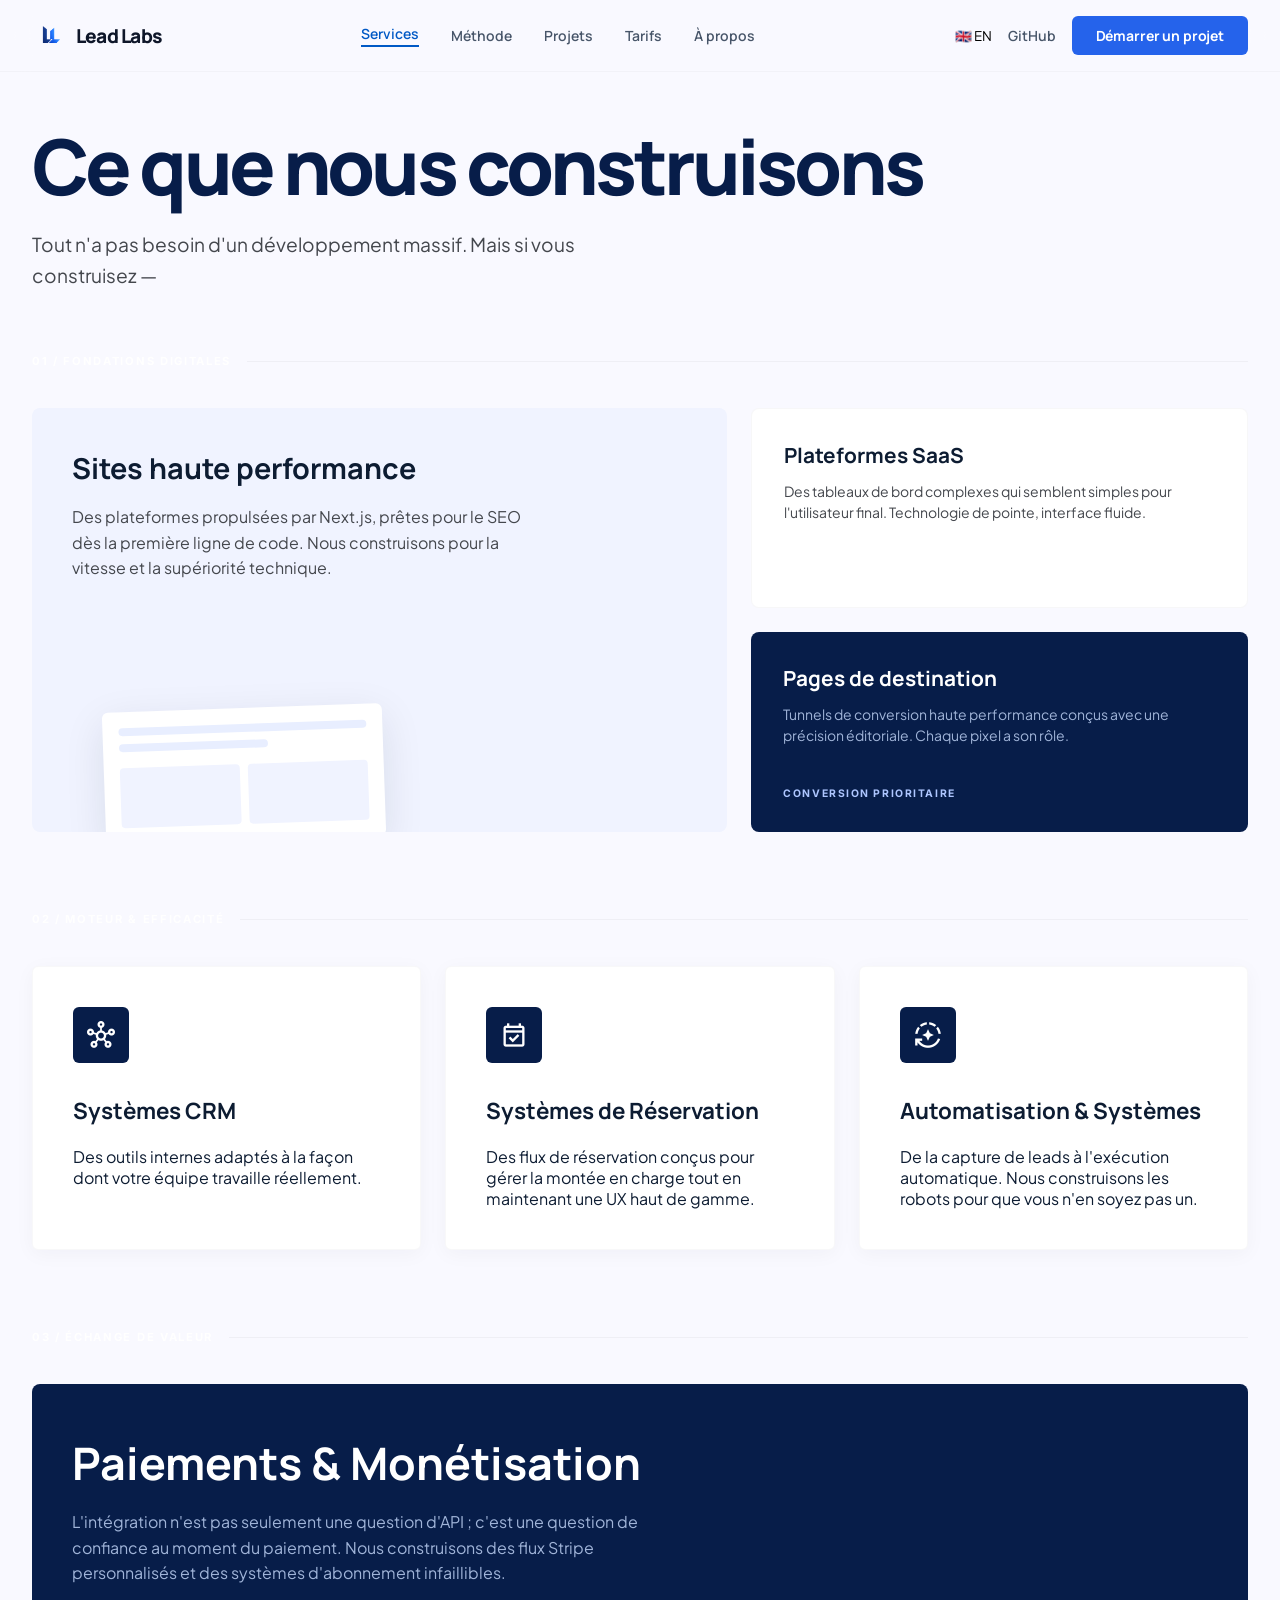
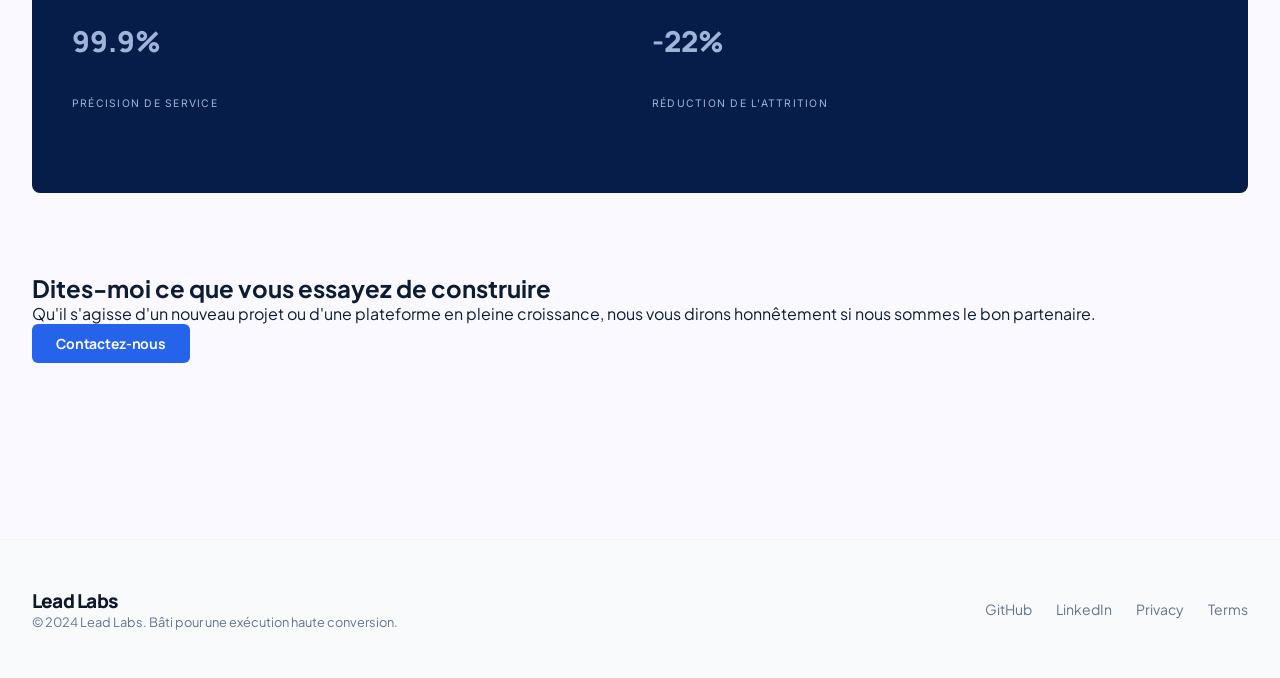
<file: services.html>
<!DOCTYPE html>
<html lang="fr" class="scroll-smooth">
<head>
  <meta charset="UTF-8" />
  <meta name="viewport" content="width=device-width, initial-scale=1.0" />
  <title>Services | Lead Labs</title>
  <meta name="description" content="Custom development services including SaaS platforms, CRM systems, booking engines, and payment integrations." />
  <link rel="icon" href="data:image/svg+xml,<svg xmlns='http://www.w3.org/2000/svg' viewBox='0 0 32 32'><rect width='32' height='32' rx='6' fill='%23000'/><text x='6' y='24' font-size='20' fill='%232e7fff' font-family='sans-serif' font-weight='900'>L</text></svg>" />
  <link rel="stylesheet" href="css/styles.css" />
  <link href="https://fonts.googleapis.com/css2?family=Manrope:wght@400;700;800;900&family=Plus+Jakarta+Sans:wght@400;500;600&family=Inter:wght@400;500;600&family=Material+Symbols+Outlined:wght,FILL@100..700,0..1&display=swap" rel="stylesheet" />
</head>
<body>

<nav class="nav" id="nav">
  <div class="container">
    <div class="nav__inner">
      <a href="index.html" class="nav__logo">
  <div class="nav__logo-icon">
    <img src="images/logo.png" alt="Lead Labs logo" width="36" height="36" loading="eager" fetchpriority="high" />
  </div>
  <span data-i18n="logo">Lead Labs</span>
</a>
      <div class="nav__links">
        <a href="services.html" class="active" data-i18n="nav-services">Services</a>
        <a href="index.html#how-it-works" data-i18n="nav-method">Method</a>
        <a href="portfolio.html" data-i18n="nav-projects">Projects</a>
        <a href="pricing.html" data-i18n="nav-pricing">Pricing</a>
        <a href="about.html" data-i18n="nav-about">About</a>
      </div>
      <div class="nav__actions">
        <button id="langToggle" class="lang-toggle">🇫🇷 FR</button>
        <a class="nav__github" href="https://github.com/FouedDouiri" target="_blank">GitHub</a>
        <a href="contact.html" class="btn-primary" data-i18n="start-project">Start a Project</a>
        <button class="nav__hamburger" id="hamburger"><span></span><span></span><span></span></button>
      </div>
    </div>
  </div>
</nav>

<div class="nav__mobile" id="mobileMenu">
  <a href="services.html" data-i18n="nav-services">Services</a>
  <a href="portfolio.html" data-i18n="nav-projects">Projects</a>
  <a href="pricing.html" data-i18n="nav-pricing">Pricing</a>
  <a href="about.html" data-i18n="nav-about">About</a>
  <a href="contact.html" class="btn-primary" data-i18n="start-project">Start a Project</a>
</div>

<main>
  <div class="page-hero">
    <div class="container">
      <h1 data-i18n="services-hero-title">What We Build</h1>
      <p data-i18n="services-hero-desc">Not everything needs massive development. But if you're building — <em data-i18n="services-hero-em">do it right.</em></p>
    </div>
  </div>

  <div class="services-page">
    <div class="container">
      <!-- Category 1: Digital Foundations -->
      <section>
        <div class="section-divider"><span class="section-divider__label">01 / <span data-i18n="cat1-label">Digital Foundations</span></span><span class="section-divider__line"></span></div>
        <div class="bento-grid">
          <div class="bento-big">
            <div><h2 data-i18n="cat1-title">High-Performance Sites</h2><p data-i18n="cat1-desc">Next.js-powered platforms, SEO-ready from the first line of code. We build for speed and technical superiority.</p></div>
            <div class="wireframe-preview"><div class="line"></div><div class="line short"></div><div class="blocks"><div class="block"></div><div class="block"></div></div></div>
          </div>
          <div class="bento-right">
            <div class="bento-sm bento-sm--light"><div><h3 data-i18n="saas-title">SaaS Platforms</h3><p data-i18n="saas-desc">Complex dashboards that feel simple to the end user.</p></div><span class="bento-sm__kicker" data-i18n="complexity-solved">Complexity Solved</span></div>
            <div class="bento-sm bento-sm--dark"><div><h3 data-i18n="landing-title">Landing Pages</h3><p data-i18n="landing-desc">High-conversion funnels built with editorial precision.</p></div><span class="bento-sm__kicker" data-i18n="conversion-priority">Conversion Priority</span></div>
          </div>
        </div>
      </section>

      <!-- Category 2: Engine & Efficiency -->
      <section>
        <div class="section-divider"><span class="section-divider__label">02 / <span data-i18n="cat2-label">Engine & Efficiency</span></span><span class="section-divider__line"></span></div>
        <div class="services__grid">
          <article class="service-card"><div class="service-card__icon"><span class="material-symbols-outlined">hub</span></div><h3 data-i18n="crm-title">CRM Systems</h3><p data-i18n="crm-desc">Internal tools adapted to how your team actually works.</p></article>
          <article class="service-card"><div class="service-card__icon"><span class="material-symbols-outlined">event_available</span></div><h3 data-i18n="booking-title">Booking Systems</h3><p data-i18n="booking-desc">Reservation flows designed to handle scale while maintaining a high-end UX.</p></article>
          <article class="service-card"><div class="service-card__icon"><span class="material-symbols-outlined">auto_mode</span></div><h3 data-i18n="automation-title">Automation & Systems</h3><p data-i18n="automation-desc">From lead capture to automated execution. We build the robots so you don't have to be one.</p></article>
        </div>
      </section>

      <!-- Category 3: Payments -->
      <section>
        <div class="section-divider"><span class="section-divider__label">03 / <span data-i18n="cat3-label">Value Exchange</span></span><span class="section-divider__line"></span></div>
        <div class="payments-card">
          <div><h2 data-i18n="payments-title">Payments & Monetization</h2><p data-i18n="payments-desc">Integration isn't just about APIs; it's about trust at checkout. We build custom Stripe flows and bulletproof subscription systems.</p></div>
          <div class="payments-stats"><div><p class="payments-stat__value">99.9%</p><p class="payments-stat__label" data-i18n="service-accuracy">Service Accuracy</p></div><div><p class="payments-stat__value">-22%</p><p class="payments-stat__label" data-i18n="churn-reduction">Churn Reduction</p></div></div>
        </div>
      </section>

      <!-- CTA -->
      <section class="services-cta">
        <div><h2 data-i18n="services-cta-title">Tell me what you're trying to build</h2><p data-i18n="services-cta-desc">Whether it's a new project or a growing platform, we'll honestly tell you if we're the right partner.</p><a href="contact.html" class="btn-primary btn-large" data-i18n="contact-us">Contact Us</a></div>
      </section>
    </div>
  </div>
</main>

<footer>
  <div class="container">
    <div class="footer__inner">
      <div><p class="footer__brand">Lead Labs</p><p class="footer__tagline" data-i18n="footer-tagline">© 2026 Lead Labs. Built for high-conversion execution.</p></div>
      <nav class="footer__links"><a href="https://github.com/FouedDouiri" target="_blank">GitHub</a><a href="#">LinkedIn</a><a href="#">Privacy</a><a href="#">Terms</a></nav>
    </div>
  </div>
</footer>

<script src="js/main.js"></script>
</body>
</html>
</file>
<file: css/styles.css>
:root {
  /* Updated primary colors */
  --color-primary:            #071D49;
  --color-primary-container:  #071D49;
  --color-primary-gradient-start: #0B2A63;
  --color-primary-gradient-end: #071D49;
  
  --color-on-primary:         #ffffff;
  --color-on-primary-fixed:   #071D49;
  --color-surface-tint:       #0059c5;
  --color-on-primary-container: #ffffff;
  --color-surface:            #f9f9ff;
  --color-surface-container:  #e8eeff;
  --color-surface-container-low:  #f0f3ff;
  --color-surface-container-high: #dfe8ff;
  --color-surface-container-lowest: #ffffff;
  --color-surface-container-highest: #d6e3ff;
  --color-on-surface:         #0d1c32;
  --color-on-surface-variant: #44474d;
  --color-secondary:          #515f78;
  --color-outline:            #75777e;
  --color-outline-variant:    #c5c6cd;
  --color-tertiary:           #735c00;
  --color-tertiary-fixed:     #ffe088;
  --color-tertiary-fixed-dim: #e9c349;
  --color-on-tertiary:        #ffffff;
  --color-on-tertiary-fixed:  #241a00;
  --color-inverse-surface:    #233148;
  --color-inverse-on-surface: #ecf0ff;
  --color-error:              #ba1a1a;

  --font-headline: 'Manrope', sans-serif;
  --font-body:     'Plus Jakarta Sans', sans-serif;
  --font-label:    'Inter', sans-serif;
}

/* ── Reset & Base ──────────────────────────────── */
*, *::before, *::after { box-sizing: border-box; margin: 0; padding: 0; }
html { font-size: 16px; }
body {
  font-family: var(--font-body);
  background-color: var(--color-surface);
  color: var(--color-on-surface);
  -webkit-font-smoothing: antialiased;
  -moz-osx-font-smoothing: grayscale;
}
body.nav-open { overflow: hidden; }
::selection { background: #d8e2ff; color: #001a43; }
img { display: block; max-width: 100%; }
a { color: inherit; text-decoration: none; }
ul { list-style: none; }
button { cursor: pointer; border: none; background: none; font-family: inherit; }

/* ── Material Symbols ──────────────────────────── */
.material-symbols-outlined {
  font-variation-settings: 'FILL' 0, 'wght' 400, 'GRAD' 0, 'opsz' 24;
  display: inline-block;
  vertical-align: middle;
  line-height: 1;
}

/* ── Utility ───────────────────────────────────── */
.container {
  max-width: 1280px;
  margin-inline: auto;
  padding-inline: 1.5rem;
}
.visually-hidden {
  position: absolute;
  width: 1px; height: 1px;
  overflow: hidden;
  clip: rect(0,0,0,0);
  white-space: nowrap;
}

/* ── Shared Helpers ───────────────────────────── */
.ambient-shadow { box-shadow: 0 20px 40px rgba(13,28,50,.06); }
.monolith-gradient { background: linear-gradient(135deg, #000 0%, #001a43 100%); }
.tag-chip {
  display: inline-flex;
  align-items: center;
  gap: .375rem;
  padding: .25rem .75rem;
  border-radius: 999px;
  background: var(--color-surface-container);
  color: var(--color-on-primary-fixed);
  font-family: var(--font-label);
  font-size: .7rem;
  font-weight: 700;
  letter-spacing: .12em;
  text-transform: uppercase;
}
.tag-chip .dot {
  display: inline-block;
  width: .5rem; height: .5rem;
  border-radius: 50%;
  background: var(--color-surface-tint);
  animation: pulse 2s infinite;
}
@keyframes pulse {
  0%,100% { opacity: 1; transform: scale(1); }
  50%      { opacity: .5; transform: scale(.85); }
}

.pill {
  display: inline-flex; align-items: center; gap: .375rem;
  padding: .25rem .75rem;
  border-radius: 999px;
  background: var(--color-surface-container);
  border: 1px solid rgba(197,198,205,.1);
  font-family: var(--font-label);
  font-size: .7rem;
  font-weight: 600;
  letter-spacing: -.01em;
}

/* ── Navigation ───────────────────────────────── */
.nav {
  position: fixed;
  top: 0;
  width: 100%;
  z-index: 100;
  background: rgba(249,249,255,.82);
  backdrop-filter: blur(20px);
  -webkit-backdrop-filter: blur(20px);
  border-bottom: 1px solid rgba(197,198,205,.15);
  transition: box-shadow .3s;
}
.nav.scrolled { box-shadow: 0 4px 24px rgba(13,28,50,.07); }
.nav__inner {
  display: flex;
  align-items: center;
  justify-content: space-between;
  padding-block: 1rem;
}
.nav__logo {
  display: flex;
  align-items: center;
  gap: .5rem;
  font-family: var(--font-headline);
  font-size: 1.2rem;
  font-weight: 900;
  letter-spacing: -.04em;
  color: #0f172a;
}
.nav__logo-icon {
  width: 36px; height: 36px;
  border-radius: 50%;
  /* background: var(--color-primary); */
  display: flex; align-items: center; justify-content: center;
  flex-shrink: 0;
}
.nav__logo-icon span { color: var(--color-on-primary-container); font-weight: 900; font-family: var(--font-headline); font-size: 1rem; }
.nav__links {
  display: none;
  gap: 2rem;
  align-items: center;
}
.nav__links a {
  font-family: var(--font-headline);
  font-weight: 600;
  font-size: .875rem;
  color: #475569;
  transition: color .2s;
}
.nav__links a:hover { color: var(--color-surface-tint); }
.nav__links a.active {
  color: var(--color-surface-tint);
  border-bottom: 2px solid var(--color-surface-tint);
  padding-bottom: 2px;
}
.nav__actions { display: flex; align-items: center; gap: 1rem; }
.nav__github {
  font-family: var(--font-headline);
  font-size: .875rem;
  font-weight: 600;
  color: #475569;
  transition: color .2s;
  display: none;
}
.nav__github:hover { color: var(--color-surface-tint); }
.btn-primary {
  display: inline-flex;
  align-items: center;
  justify-content: center;
  gap: .375rem;
  padding: .625rem 1.5rem;
  border-radius: .375rem;
  background: #2563eb;
  color: #fff;
  font-family: var(--font-headline);
  font-weight: 700;
  font-size: .875rem;
  letter-spacing: -.01em;
  transition: transform .15s, opacity .15s;
  white-space: nowrap;
}
.btn-primary:hover { opacity: .9; }
.btn-primary:active { transform: scale(.95); }

.nav__hamburger {
  display: flex;
  flex-direction: column;
  gap: 5px;
  width: 24px;
  padding: 4px;
}
.nav__hamburger span {
  display: block;
  height: 2px;
  border-radius: 2px;
  background: var(--color-primary);
  transition: transform .3s, opacity .3s;
  transform-origin: center;
}
.nav__hamburger.open span:nth-child(1) { transform: translateY(7px) rotate(45deg); }
.nav__hamburger.open span:nth-child(2) { opacity: 0; }
.nav__hamburger.open span:nth-child(3) { transform: translateY(-7px) rotate(-45deg); }

/* Mobile Menu */
.nav__mobile {
  display: none;
  position: fixed;
  inset: 0;
  top: 64px;
  background: rgba(249,249,255,.97);
  backdrop-filter: blur(24px);
  z-index: 99;
  flex-direction: column;
  align-items: center;
  justify-content: center;
  gap: 2.5rem;
}
.nav__mobile.open { display: flex; }
.nav__mobile a {
  font-family: var(--font-headline);
  font-size: 1.75rem;
  font-weight: 800;
  color: var(--color-primary);
  letter-spacing: -.04em;
  transition: color .2s;
}
.nav__mobile a:hover { color: var(--color-surface-tint); }

/* ── Page Sections Shared ─────────────────────── */
/* No more .page classes because we use separate files */
main { display: block; }

/* ── HERO ─────────────────────────────────────── */
.hero {
  padding-top: 7rem;
  padding-bottom: 5rem;
  overflow: hidden;
  position: relative;
}
.hero::before {
  content: '';
  position: absolute;
  top: -80px; right: -120px;
  width: 600px; height: 600px;
  border-radius: 50%;
  background: rgba(0,89,197,.06);
  filter: blur(80px);
  pointer-events: none;
}
.hero__grid {
  display: grid;
  gap: 4rem;
  align-items: center;
}
.hero__eyebrow { margin-bottom: 1.5rem; }
.hero__title {
  font-family: var(--font-headline);
  font-size: clamp(2.6rem, 6vw, 4.5rem);
  font-weight: 800;
  line-height: 1.08;
  letter-spacing: -.04em;
  color: var(--color-primary);
  margin-bottom: 1.5rem;
}
.hero__title .accent { color: var(--color-surface-tint); }
.hero__body {
  font-size: 1.1rem;
  color: var(--color-on-surface-variant);
  max-width: 38rem;
  line-height: 1.7;
  margin-bottom: 2.5rem;
}
.hero__cta { display: flex; flex-wrap: wrap; gap: 1rem; }
.btn-hero {
  display: inline-flex;
  align-items: center;
  gap: .5rem;
  padding: 1rem 2rem;
  border-radius: .375rem;
  font-family: var(--font-headline);
  font-weight: 700;
  font-size: 1rem;
  letter-spacing: .04em;
  text-transform: uppercase;
  transition: transform .2s, box-shadow .2s;
}
.btn-hero:active { transform: scale(.95); }
.btn-hero--dark {
  background: linear-gradient(135deg, #000 0%, #001a43 100%);
  color: #fff;
  box-shadow: 0 8px 32px rgba(0,26,67,.3);
}
.btn-hero--dark:hover { box-shadow: 0 12px 40px rgba(0,26,67,.4); }
.btn-hero--outline {
  background: transparent;
  color: var(--color-on-surface);
  border: 1.5px solid rgba(197,198,205,.4);
}
.btn-hero--outline:hover { background: var(--color-surface-container-low); }

/* Hero Visual */
.hero__visual { position: relative; }
.hero__card {
  background: var(--color-surface-container-low);
  border-radius: .5rem;
  padding: 1rem;
  box-shadow: 0 20px 60px rgba(13,28,50,.12);
  transform: rotate(2deg);
  transition: transform .7s cubic-bezier(.22,1,.36,1);
}
.hero__card:hover { transform: rotate(0deg); }
.hero__card img {
  border-radius: .375rem;
  width: 100%;
  object-fit: cover;
  aspect-ratio: 16/10;
}
.hero__stat {
  position: absolute;
  bottom: -1.5rem;
  left: -1.5rem;
  background: #fff;
  border-radius: .375rem;
  padding: 1.25rem 1.5rem;
  box-shadow: 0 8px 32px rgba(13,28,50,.1);
  border: 1px solid rgba(197,198,205,.15);
  min-width: 200px;
}
.hero__stat-row {
  display: flex;
  align-items: center;
  gap: 1rem;
  margin-bottom: 1rem;
}
.hero__stat-icon {
  background: var(--color-tertiary-fixed);
  border-radius: .25rem;
  width: 40px; height: 40px;
  display: flex; align-items: center; justify-content: center;
  flex-shrink: 0;
}
.hero__stat-icon .material-symbols-outlined { color: var(--color-tertiary); }
.hero__stat-label { font-family: var(--font-label); font-size: .7rem; color: var(--color-on-surface-variant); margin-bottom: 2px; }
.hero__stat-value { font-family: var(--font-headline); font-size: 1.4rem; font-weight: 800; color: var(--color-primary); }
.hero__stat-bar {
  height: .4rem;
  border-radius: 999px;
  background: var(--color-surface-container-high);
  overflow: hidden;
}
.hero__stat-fill {
  height: 100%;
  width: 85%;
  border-radius: 999px;
  background: var(--color-surface-tint);
}

/* ── CREDIBILITY STRIP ───────────────────────── */
.strip {
  background: var(--color-surface-container-low);
  padding-block: 4rem;
}
.strip__grid {
  display: grid;
  grid-template-columns: repeat(2, 1fr);
  gap: 2rem;
}
.strip__item {}
.strip__num {
  font-family: var(--font-headline);
  font-size: 2rem;
  font-weight: 800;
  color: var(--color-primary);
  margin-bottom: .25rem;
}
.strip__desc {
  font-family: var(--font-label);
  font-size: .7rem;
  font-weight: 700;
  letter-spacing: .1em;
  text-transform: uppercase;
  color: var(--color-on-surface-variant);
}

/* ── SERVICES ─────────────────────────────────── */
.services {
  padding-block: 6rem;
  background: var(--color-surface);
}
.section-header { margin-bottom: 4rem; max-width: 40rem; }
.section-header h2 {
  font-family: var(--font-headline);
  font-size: clamp(2rem, 4vw, 3rem);
  font-weight: 800;
  letter-spacing: -.04em;
  line-height: 1.15;
  margin-bottom: 1rem;
}
.section-header p {
  font-size: 1.05rem;
  color: var(--color-on-surface-variant);
  line-height: 1.6;
}
.services__grid {
  display: grid;
  gap: 1.5rem;
}
.service-card {
  background: var(--color-surface-container-lowest);
  border: 1px solid rgba(197,198,205,.12);
  border-radius: .375rem;
  padding: 2.5rem;
  box-shadow: 0 4px 20px rgba(13,28,50,.04);
  transition: transform .3s;
}
.service-card:hover { transform: translateY(-6px); }
.service-card__icon {
  width: 56px; height: 56px;
  border-radius: .375rem;
  background: var(--color-primary-container);
  display: flex; align-items: center; justify-content: center;
  margin-bottom: 2rem;
}
.service-card__icon .material-symbols-outlined { color: #fff; font-size: 1.75rem; }
.service-card h3 {
  font-family: var(--font-headline);
  font-size: 1.4rem;
  font-weight: 700;
  margin-bottom: 1.25rem;
}
.service-card ul { display: flex; flex-direction: column; gap: 1rem; }
.service-card li {
  display: flex;
  align-items: flex-start;
  gap: .625rem;
  color: var(--color-on-surface-variant);
  font-size: .925rem;
}
.service-card li .material-symbols-outlined { color: var(--color-surface-tint); font-size: 1rem; flex-shrink: 0; margin-top: 2px; }

/* ── WORK / PORTFOLIO ─────────────────────────── */
.work {
  padding-block: 6rem;
  background: var(--color-surface-container-low);
  overflow: hidden;
}
.work .section-header { max-width: 100%; text-align: center; }
.work__grid {
  display: grid;
  gap: 2rem;
}
.project-card {
  background: #fff;
  border-radius: .375rem;
  overflow: hidden;
  box-shadow: 0 8px 32px rgba(13,28,50,.07);
  transition: transform .3s;
}
.project-card:hover { transform: translateY(-4px); }
.project-card img {
  width: 100%;
  object-fit: cover;
  filter: grayscale(1);
  transition: filter .7s;
}
.project-card:hover img { filter: grayscale(0); }
.project-card__body { padding: 1.75rem; }
.project-card__header {
  display: flex;
  align-items: flex-start;
  justify-content: space-between;
  gap: 1rem;
  margin-bottom: .75rem;
}
.project-card__header h3 {
  font-family: var(--font-headline);
  font-size: 1.3rem;
  font-weight: 700;
}
.project-card__metric {
  font-family: var(--font-headline);
  font-size: 1rem;
  font-weight: 700;
  color: var(--color-surface-tint);
  white-space: nowrap;
}
.project-card p {
  color: var(--color-on-surface-variant);
  font-size: .9rem;
  line-height: 1.6;
  margin-bottom: 1rem;
}
.project-card__tags { display: flex; flex-wrap: wrap; gap: .5rem; }
.project-card__tag {
  padding: .2rem .6rem;
  border-radius: 999px;
  background: var(--color-surface-container);
  font-family: var(--font-label);
  font-size: .7rem;
  font-weight: 500;
}

/* ── HOW IT WORKS ─────────────────────────────── */
.process {
  padding-block: 6rem;
  background: var(--color-surface);
}
.process__grid { display: grid; gap: 3rem; }
.process h2 {
  font-family: var(--font-headline);
  font-size: clamp(2rem, 4vw, 3rem);
  font-weight: 800;
  letter-spacing: -.04em;
  line-height: 1.15;
  margin-bottom: 1rem;
}
.process__intro {
  font-size: 1.05rem;
  color: var(--color-on-surface-variant);
  line-height: 1.6;
  margin-bottom: 3rem;
}
.process__steps { display: flex; flex-direction: column; gap: 2.5rem; }
.step { display: flex; gap: 1.5rem; }
.step__num {
  flex-shrink: 0;
  width: 40px; height: 40px;
  border-radius: 50%;
  background: var(--color-primary);
  color: #fff;
  display: flex; align-items: center; justify-content: center;
  font-family: var(--font-headline);
  font-weight: 700;
  font-size: .9rem;
}
.step__content h4 {
  font-family: var(--font-headline);
  font-size: 1.2rem;
  font-weight: 700;
  margin-bottom: .5rem;
}
.step__content p {
  color: var(--color-on-surface-variant);
  line-height: 1.6;
  font-size: .95rem;
}

/* Terminal Widget */
.terminal {
  background: var(--color-surface-container-high);
  border-radius: .375rem;
  overflow: hidden;
}
.terminal__bar {
  display: flex;
  gap: .5rem;
  align-items: center;
  padding: .875rem 1rem;
  border-bottom: 1px solid rgba(197,198,205,.2);
}
.terminal__dot {
  width: 12px; height: 12px;
  border-radius: 50%;
}
.terminal__dot--red   { background: var(--color-error); }
.terminal__dot--yellow { background: var(--color-tertiary); }
.terminal__dot--green  { background: var(--color-surface-tint); }
.terminal__body { padding: 1.5rem; font-family: 'Courier New', monospace; font-size: .85rem; }
.terminal__line {
  display: flex;
  gap: 1rem;
  margin-bottom: 1rem;
  color: var(--color-on-surface-variant);
}
.terminal__time { color: var(--color-outline-variant); flex-shrink: 0; }
.terminal__line--blue .terminal__text  { color: var(--color-surface-tint); }
.terminal__line--gold .terminal__text  { color: var(--color-tertiary); }
.terminal__tech-logos {
  display: flex;
  flex-wrap: wrap;
  gap: 1rem;
  padding: 1.5rem;
  border-top: 1px solid rgba(197,198,205,.15);
  opacity: .5;
  filter: grayscale(1);
}
.terminal__tech-logos img { height: 28px; width: auto; object-fit: contain; }

/* ── PRICING ──────────────────────────────────── */
.pricing {
  padding-block: 6rem;
  background: var(--color-surface-container-low);
}
.pricing .section-header { text-align: center; max-width: 100%; }
.pricing__grid {
  display: grid;
  gap: 1.5rem;
  margin-bottom: 3rem;
}
.pricing-card {
  background: #fff;
  border: 1px solid rgba(197,198,205,.15);
  border-radius: .375rem;
  padding: 2.5rem;
  display: flex;
  flex-direction: column;
}
.pricing-card--featured {
  border: 2px solid var(--color-surface-tint);
  position: relative;
}
.pricing-card__badge {
  position: absolute;
  top: -14px;
  left: 50%;
  transform: translateX(-50%);
  background: var(--color-surface-tint);
  color: #fff;
  padding: .2rem 1rem;
  border-radius: 999px;
  font-family: var(--font-label);
  font-size: .65rem;
  font-weight: 700;
  letter-spacing: .1em;
  text-transform: uppercase;
  white-space: nowrap;
}
.pricing-card__name {
  font-family: var(--font-headline);
  font-size: 1.2rem;
  font-weight: 700;
  margin-bottom: .375rem;
}
.pricing-card__sub {
  font-size: .85rem;
  color: var(--color-on-surface-variant);
  margin-bottom: 1.5rem;
}
.pricing-card__price {
  margin-bottom: 2rem;
}
.pricing-card__amount {
  font-family: var(--font-headline);
  font-size: 2.25rem;
  font-weight: 800;
  line-height: 1.1;
}
.pricing-card__currency {
  font-family: var(--font-label);
  font-size: .8rem;
  color: var(--color-on-surface-variant);
  margin-top: .25rem;
}
.pricing-card ul { display: flex; flex-direction: column; gap: .875rem; flex: 1; margin-bottom: 2rem; }
.pricing-card li {
  display: flex;
  align-items: center;
  gap: .625rem;
  font-size: .9rem;
}
.pricing-card li .material-symbols-outlined {
  color: var(--color-surface-tint);
  font-size: 1.1rem;
  flex-shrink: 0;
}
.btn-pricing {
  width: 100%;
  padding: 1rem;
  border-radius: .375rem;
  font-family: var(--font-headline);
  font-weight: 700;
  font-size: .875rem;
  letter-spacing: .04em;
  text-transform: uppercase;
  transition: all .2s;
}
.btn-pricing:active { transform: scale(.97); }
.btn-pricing--outline {
  border: 1.5px solid var(--color-primary);
  color: var(--color-primary);
  background: transparent;
}
.btn-pricing--outline:hover { background: var(--color-primary); color: #fff; }
.btn-pricing--dark { background: linear-gradient(135deg, #000 0%, #001a43 100%); color: #fff; }
.btn-pricing--dark:hover { opacity: .9; }

.pricing__note {
  max-width: 48rem;
  margin: 0 auto;
  text-align: center;
  background: var(--color-surface-container-lowest);
  border: 1px solid rgba(197,198,205,.12);
  border-radius: .375rem;
  padding: 2rem;
  box-shadow: 0 4px 16px rgba(13,28,50,.04);
}
.pricing__note p:first-child {
  font-weight: 600;
  margin-bottom: .375rem;
}
.pricing__note p:last-child { font-size: .875rem; color: var(--color-on-surface-variant); }

/* ── ABOUT ────────────────────────────────────── */
.about {
  padding-block: 6rem;
  background: var(--color-surface);
  overflow: hidden;
}
.about__grid { display: grid; gap: 3rem; align-items: center; }
.about__portrait-wrap {
  position: relative;
  max-width: 380px;
  margin: 0 auto;
}
.about__portrait {
  border-radius: .375rem;
  overflow: hidden;
  box-shadow: 0 20px 60px rgba(13,28,50,.12);
}
.about__portrait img {
  width: 100%;
  aspect-ratio: 1;
  object-fit: cover;
  filter: grayscale(1);
}
.about__name-tag {
  position: absolute;
  bottom: -2rem;
  right: -1rem;
  background: var(--color-tertiary-fixed);
  border: 2px solid #fff;
  border-radius: .375rem;
  padding: 1.25rem 1.5rem;
  box-shadow: 0 8px 24px rgba(13,28,50,.1);
}
.about__name-tag strong {
  font-family: var(--font-headline);
  font-size: 1.1rem;
  font-weight: 700;
  display: block;
}
.about__name-tag span {
  font-family: var(--font-label);
  font-size: .75rem;
  opacity: .75;
}
.about h2 {
  font-family: var(--font-headline);
  font-size: clamp(2rem, 4vw, 3rem);
  font-weight: 800;
  letter-spacing: -.04em;
  margin-bottom: 2rem;
}
.about__text { display: flex; flex-direction: column; gap: 1.25rem; }
.about__text p {
  color: var(--color-on-surface-variant);
  font-size: 1.05rem;
  line-height: 1.7;
}

/* ── FINAL CTA ────────────────────────────────── */
.final-cta {
  padding-block: 6rem;
  background: var(--color-primary-container);
  text-align: center;
  position: relative;
  overflow: hidden;
}
.final-cta::before {
  content: '';
  position: absolute;
  top: 50%; left: 50%;
  transform: translate(-50%, -50%);
  width: 600px; height: 600px;
  border-radius: 50%;
  background: var(--color-surface-tint);
  opacity: .08;
  filter: blur(100px);
  pointer-events: none;
}
.final-cta h2 {
  font-family: var(--font-headline);
  font-size: clamp(2.4rem, 6vw, 4.5rem);
  font-weight: 800;
  letter-spacing: -.05em;
  line-height: 1.05;
  color: #fff;
  margin-bottom: 2.5rem;
  position: relative;
}
.final-cta button, .final-cta .btn-cta {
  position: relative;
  background: #f9f9ff;
  color: var(--color-on-primary-fixed);
  padding: 1.25rem 3rem;
  border-radius: .375rem;
  font-family: var(--font-headline);
  font-weight: 700;
  font-size: 1.1rem;
  letter-spacing: .06em;
  text-transform: uppercase;
  transition: all .2s;
  box-shadow: 0 8px 32px rgba(0,0,0,.3);
  display: inline-block;
  cursor: pointer;
}
.final-cta button:hover, .final-cta .btn-cta:hover { background: var(--color-surface-container); }
.final-cta button:active, .final-cta .btn-cta:active { transform: scale(.95); }

/* ── FOOTER ───────────────────────────────────── */
footer {
  background: #f8fafc;
  border-top: 1px solid rgba(197,198,205,.2);
  padding-block: 3rem;
}
.footer__inner {
  display: flex;
  flex-direction: column;
  align-items: center;
  gap: 2rem;
}
.footer__brand {
  font-family: var(--font-headline);
  font-size: 1.2rem;
  font-weight: 900;
  letter-spacing: -.04em;
  color: #0f172a;
}
.footer__tagline {
  font-size: .8rem;
  color: #64748b;
  max-width: 24rem;
  text-align: center;
}
.footer__links {
  display: flex;
  flex-wrap: wrap;
  justify-content: center;
  gap: 1.5rem;
}
.footer__links a {
  font-size: .875rem;
  color: #64748b;
  transition: color .2s;
}
.footer__links a:hover { color: #2563eb; }

/* ── SUB PAGES ────────────────────────────────── */
/* Services page */
.page-hero {
  padding-top: 8rem;
  padding-bottom: 4rem;
}
.page-hero h1 {
  font-family: var(--font-headline);
  font-size: clamp(2.8rem, 6vw, 5rem);
  font-weight: 800;
  letter-spacing: -.05em;
  line-height: 1.0;
  margin-bottom: 1.5rem;
  color: var(--color-primary);
}
.page-hero p {
  font-size: 1.2rem;
  color: var(--color-on-surface-variant);
  max-width: 36rem;
  line-height: 1.6;
}
.page-hero p em { font-style: italic; color: var(--color-primary); font-weight: 700; }
.section-divider {
  display: flex;
  align-items: center;
  gap: 1rem;
  margin-bottom: 2.5rem;
}
.section-divider__label {
  font-family: var(--font-label);
  font-size: .7rem;
  font-weight: 700;
  letter-spacing: .15em;
  text-transform: uppercase;
  color: var(--color-on-primary-container);
  white-space: nowrap;
}
.section-divider__line { flex: 1; height: 1px; background: rgba(197,198,205,.2); }

.services-page { padding-bottom: 6rem; }
.services-page section { margin-bottom: 5rem; }

/* Bento big card */
.bento-big {
  background: var(--color-surface-container-low);
  border-radius: .5rem;
  padding: 2.5rem;
  min-height: 320px;
  display: flex;
  flex-direction: column;
  justify-content: space-between;
  transition: background .5s;
  position: relative;
  overflow: hidden;
}
.bento-big:hover { background: var(--color-surface-container); }
.bento-big h2 {
  font-family: var(--font-headline);
  font-size: 1.8rem;
  font-weight: 700;
  margin-bottom: 1rem;
}
.bento-big p {
  color: var(--color-on-surface-variant);
  max-width: 30rem;
  line-height: 1.6;
}

/* Wireframe preview widget in bento */
.wireframe-preview {
  background: var(--color-surface-container-lowest);
  border-radius: .375rem;
  padding: 1rem;
  transform: translateY(3rem) translateX(2rem) rotate(-2deg);
  max-width: 280px;
  margin-top: 1.5rem;
  box-shadow: 0 12px 40px rgba(13,28,50,.1);
}
.wireframe-preview .line {
  height: .5rem;
  border-radius: 999px;
  background: var(--color-surface-container);
  margin-bottom: .5rem;
}
.wireframe-preview .line.short { width: 60%; }
.wireframe-preview .blocks {
  display: grid;
  grid-template-columns: 1fr 1fr;
  gap: .5rem;
  margin-top: 1rem;
}
.wireframe-preview .block {
  height: 60px;
  border-radius: .25rem;
  background: var(--color-surface-container-low);
}

/* Small bento cards */
.bento-sm {
  border-radius: .5rem;
  padding: 2rem;
  display: flex;
  flex-direction: column;
  justify-content: space-between;
  min-height: 200px;
}
.bento-sm h3 {
  font-family: var(--font-headline);
  font-size: 1.3rem;
  font-weight: 700;
  margin-bottom: .75rem;
}
.bento-sm p { font-size: .875rem; line-height: 1.5; color: var(--color-on-surface-variant); }
.bento-sm--light {
  background: var(--color-surface-container-lowest);
  border: 1px solid rgba(197,198,205,.15);
}
.bento-sm--dark {
  background: var(--color-primary-container);
  color: #fff;
}
.bento-sm--dark p { color: #a0b4d8; }
.bento-sm__kicker {
  font-family: var(--font-label);
  font-size: .65rem;
  font-weight: 700;
  letter-spacing: .15em;
  text-transform: uppercase;
}
.bento-sm--dark .bento-sm__kicker { color: #aec6ff; }
.bento-sm--light .bento-sm__kicker { color: var(--color-on-primary-container); }

/* Category C Payments row */
.payments-card {
  background: var(--color-primary);
  color: #fff;
  border-radius: .5rem;
  padding: 3rem 2.5rem;
  position: relative;
  overflow: hidden;
}
.payments-card h2 {
  font-family: var(--font-headline);
  font-size: clamp(1.8rem, 4vw, 2.8rem);
  font-weight: 700;
  margin-bottom: 1rem;
}
.payments-card p { color: #a0b4d8; line-height: 1.6; margin-bottom: 2rem; max-width: 36rem; }
.payments-stats { display: grid; grid-template-columns: 1fr 1fr; gap: 1.5rem; }
.payments-stat__value {
  font-family: var(--font-headline);
  font-size: 1.8rem;
  font-weight: 800;
  color: var(--color-tertiary-fixed);
  margin-bottom: .25rem;
}
.payments-stat__label {
  font-family: var(--font-label);
  font-size: .65rem;
  letter-spacing: .12em;
  text-transform: uppercase;
  color: var(--color-outline-variant);
}

/* Portfolio page */
.portfolio__grid {
  display: grid;
  gap: 2rem;
  margin-bottom: 2rem;
}
.case-card {
  border-radius: .375rem;
  overflow: hidden;
  background: #fff;
  box-shadow: 0 8px 32px rgba(13,28,50,.07);
}
.case-card img {
  width: 100%;
  aspect-ratio: 16/9;
  object-fit: cover;
  filter: grayscale(1);
  transition: filter .7s, transform .7s;
}
.case-card:hover img { filter: grayscale(0); transform: scale(1.02); }
.case-card .overflow-wrap { overflow: hidden; }
.case-card__body { padding: 2rem; }
.case-card__kicker {
  display: flex;
  align-items: center;
  gap: .5rem;
  font-family: var(--font-label);
  font-size: .7rem;
  font-weight: 700;
  letter-spacing: .12em;
  text-transform: uppercase;
  color: var(--color-surface-tint);
  margin-bottom: 1rem;
}
.case-card h3 {
  font-family: var(--font-headline);
  font-size: 1.6rem;
  font-weight: 700;
  margin-bottom: 1rem;
}
.case-card__result-box {
  background: var(--color-surface-container-low);
  border-radius: .25rem;
  padding: 1.25rem;
  margin-bottom: 1rem;
}
.case-card__result-label {
  font-family: var(--font-label);
  font-size: .65rem;
  font-weight: 700;
  text-transform: uppercase;
  letter-spacing: .1em;
  color: var(--color-tertiary);
  margin-bottom: .25rem;
}
.case-card__result-value {
  font-family: var(--font-headline);
  font-size: 1.4rem;
  font-weight: 800;
}
.case-card__meta { font-size: .875rem; color: var(--color-on-surface-variant); line-height: 1.55; }

/* Pricing page */
.pricing-page .pricing__grid { margin-bottom: 2rem; }
.flexible-payments {
  background: var(--color-surface-container-low);
  border-radius: .375rem;
  padding: 3rem 2.5rem;
  margin-bottom: 4rem;
}
.flexible-payments h2 {
  font-family: var(--font-headline);
  font-size: clamp(1.8rem,4vw,2.8rem);
  font-weight: 800;
  letter-spacing: -.04em;
  margin-bottom: 1rem;
}
.flexible-payments > p {
  color: var(--color-secondary);
  margin-bottom: 2rem;
  max-width: 30rem;
  line-height: 1.6;
}
.payment-option {
  display: flex;
  gap: 1rem;
  align-items: flex-start;
  margin-bottom: 1.5rem;
}
.payment-option__icon {
  background: var(--color-surface-container-highest);
  border-radius: .25rem;
  width: 48px; height: 48px;
  display: flex; align-items: center; justify-content: center;
  flex-shrink: 0;
}
.payment-option h4 {
  font-family: var(--font-headline);
  font-size: 1.1rem;
  font-weight: 700;
  margin-bottom: .25rem;
}
.payment-option p { font-size: .875rem; color: var(--color-on-surface-variant); }

.pricing-quote-box {
  background: #fff;
  border-radius: .375rem;
  padding: 2rem;
  box-shadow: 0 4px 16px rgba(13,28,50,.06);
}
.pricing-quote-box h4 {
  font-family: var(--font-headline);
  font-size: 1.5rem;
  font-weight: 700;
  margin-bottom: 1.25rem;
}
.quote-line {
  display: flex;
  justify-content: space-between;
  padding-block: .75rem;
  border-bottom: 1px solid rgba(197,198,205,.15);
  font-size: .9rem;
}
.quote-line:last-of-type { border-bottom: none; }
.quote-line__key { color: var(--color-secondary); }
.quote-line__val { font-weight: 600; }
.quote-line__val--green { color: var(--color-surface-tint); }

/* About page */
.about-page { padding-bottom: 6rem; }
.values-grid {
  display: grid;
  background: rgba(197,198,205,.15);
  gap: 1px;
  margin-bottom: 4rem;
}
.value-cell {
  background: var(--color-surface);
  padding: 3rem 2rem;
}
.value-cell__num {
  font-family: var(--font-headline);
  font-size: 3.5rem;
  font-weight: 900;
  color: rgba(0,89,197,.12);
  margin-bottom: 1.5rem;
}
.value-cell h3 {
  font-family: var(--font-headline);
  font-size: 1.6rem;
  font-weight: 700;
  color: var(--color-primary-container);
  margin-bottom: 1rem;
}
.value-cell p { color: var(--color-on-surface-variant); line-height: 1.65; }

/* Founder card */
.founder-card {
  background: var(--color-surface-container-low);
  border-radius: .5rem;
  padding: 3rem 2.5rem;
  position: relative;
  overflow: hidden;
}
.founder-card::before {
  content: '';
  position: absolute;
  top: -80px; right: -80px;
  width: 300px; height: 300px;
  border-radius: 50%;
  background: rgba(0,26,67,.04);
  filter: blur(60px);
}
.founder-card h2 {
  font-family: var(--font-headline);
  font-size: clamp(2rem,4vw,3rem);
  font-weight: 800;
  letter-spacing: -.04em;
  line-height: 1.15;
  color: #001a43;
  margin-bottom: 2rem;
}
.founder-card__text { display: flex; flex-direction: column; gap: 1.25rem; margin-bottom: 2.5rem; }
.founder-card__text p { font-size: 1.05rem; color: var(--color-on-surface-variant); line-height: 1.7; }
.founder-card__text strong { color: var(--color-on-surface); }
.founder-card__portrait { border-radius: .375rem; overflow: hidden; box-shadow: 0 12px 40px rgba(13,28,50,.1); }
.founder-card__portrait img { width: 100%; aspect-ratio: 3/4; object-fit: cover; filter: grayscale(1); transition: filter .7s; }
.founder-card:hover .founder-card__portrait img { filter: grayscale(0); }

.execution-log {
  background: var(--color-surface-container-highest);
  border-radius: .375rem;
  padding: 1.5rem;
  position: absolute;
  bottom: -1.5rem;
  right: -1rem;
  max-width: 220px;
}
.execution-log__kicker {
  font-family: var(--font-label);
  font-size: .6rem;
  font-weight: 700;
  letter-spacing: .2em;
  text-transform: uppercase;
  color: var(--color-on-primary-container);
  margin-bottom: 1rem;
}
.exec-item { display: flex; align-items: flex-start; gap: .75rem; margin-bottom: .875rem; }
.exec-dot { width: .375rem; height: .375rem; border-radius: 50%; background: var(--color-primary); flex-shrink: 0; margin-top: .35rem; }
.exec-item strong { display: block; font-size: .7rem; font-weight: 700; margin-bottom: 2px; }
.exec-item span { font-size: .65rem; color: var(--color-on-surface-variant); }

/* Contact page */
.contact-page { padding-bottom: 6rem; }
.contact__grid { display: grid; gap: 3rem; }
.contact__form-wrap {
  background: var(--color-surface-container-lowest);
  border: 1px solid rgba(197,198,205,.15);
  border-radius: .5rem;
  padding: 2.5rem;
  box-shadow: 0 20px 40px rgba(13,28,50,.06);
}
.form-row { display: grid; gap: 1.5rem; margin-bottom: 1.5rem; }
.form-field { display: flex; flex-direction: column; gap: .5rem; }
.form-field label {
  font-family: var(--font-label);
  font-size: .65rem;
  font-weight: 700;
  letter-spacing: .15em;
  text-transform: uppercase;
  color: var(--color-on-surface-variant);
}
.form-field input,
.form-field textarea,
.form-field select {
  padding: 1rem;
  border: none;
  border-radius: .375rem;
  background: var(--color-surface);
  color: var(--color-on-surface);
  font-family: var(--font-body);
  font-size: .95rem;
  outline: none;
  transition: box-shadow .2s;
  -webkit-appearance: none;
}
.form-field input::placeholder,
.form-field textarea::placeholder { color: rgba(117,119,126,.5); }
.form-field input:focus,
.form-field textarea:focus,
.form-field select:focus {
  box-shadow: 0 0 0 2px rgba(0,89,197,.2);
}
.form-field textarea { resize: none; }
.form-actions {
  display: flex;
  flex-wrap: wrap;
  align-items: center;
  gap: 1.5rem;
  padding-top: 1rem;
}
.btn-submit {
  display: inline-flex;
  align-items: center;
  gap: .5rem;
  padding: 1rem 2.5rem;
  border-radius: .25rem;
  background: var(--color-primary);
  color: #fff;
  font-family: var(--font-headline);
  font-weight: 700;
  font-size: .875rem;
  letter-spacing: .06em;
  text-transform: uppercase;
  transition: all .2s;
}
.btn-submit:hover { opacity: .85; }
.btn-submit:active { transform: scale(.95); }
.btn-call {
  display: inline-flex;
  align-items: center;
  gap: .5rem;
  font-family: var(--font-headline);
  font-weight: 700;
  font-size: .875rem;
  letter-spacing: .06em;
  text-transform: uppercase;
  color: var(--color-on-surface);
  text-decoration: underline;
  text-underline-offset: 6px;
  text-decoration-color: rgba(0,89,197,.3);
  transition: color .2s;
}
.btn-call:hover { color: var(--color-surface-tint); }
.divider-or {
  display: flex;
  align-items: center;
  gap: .75rem;
  color: var(--color-outline-variant);
}
.divider-or span { font-family: var(--font-headline); font-size: .75rem; font-weight: 700; text-transform: uppercase; letter-spacing: .05em; }
.divider-or::before, .divider-or::after { content: ''; display: block; height: 1px; width: 2rem; background: var(--color-outline-variant); }

.contact-info { display: flex; flex-direction: column; gap: 2rem; }
.contact-image-wrap { position: relative; }
.contact-image-wrap::before {
  content: '';
  position: absolute;
  inset: -1rem;
  border-radius: .75rem;
  background: var(--color-surface-container-low);
  transform: rotate(-2deg);
  z-index: 0;
  transition: transform .5s;
}
.contact-image-wrap:hover::before { transform: rotate(0deg); }
.contact-image-wrap img { position: relative; z-index: 1; border-radius: .375rem; width: 100%; aspect-ratio: 4/3; object-fit: cover; filter: grayscale(1) contrast(1.25); transition: filter .5s; }
.contact-image-wrap:hover img { filter: grayscale(0) contrast(1); }
.exec-pipeline {
  background: var(--color-surface-container-low);
  border-radius: .375rem;
  padding: 1.75rem;
}
.exec-pipeline h3 {
  font-family: var(--font-headline);
  font-size: .75rem;
  font-weight: 700;
  letter-spacing: .12em;
  text-transform: uppercase;
  color: var(--color-on-surface-variant);
  margin-bottom: 1.25rem;
}
.pipeline-item {
  display: flex;
  align-items: flex-start;
  gap: 1rem;
  margin-bottom: 1rem;
}
.pipeline-dot {
  width: .5rem; height: .5rem;
  border-radius: 50%;
  flex-shrink: 0;
  margin-top: .35rem;
}
.pipeline-dot--active { background: var(--color-surface-tint); }
.pipeline-dot--inactive { background: var(--color-outline-variant); }
.pipeline-item strong { display: block; font-size: .875rem; font-weight: 700; margin-bottom: 2px; }
.pipeline-item span { font-size: .75rem; color: var(--color-outline); font-family: var(--font-label); }
.pipeline-item.inactive { opacity: .45; }

/* Form success state */
.form-success {
  display: none;
  flex-direction: column;
  align-items: center;
  justify-content: center;
  gap: 1rem;
  padding: 4rem 2rem;
  text-align: center;
}
.form-success.show { display: flex; }
.form-success .checkmark {
  width: 64px; height: 64px;
  border-radius: 50%;
  background: var(--color-surface-container-low);
  display: flex; align-items: center; justify-content: center;
}
.form-success .checkmark .material-symbols-outlined { color: var(--color-surface-tint); font-size: 2rem; }
.form-success h3 { font-family: var(--font-headline); font-size: 1.5rem; font-weight: 700; }
.form-success p { color: var(--color-on-surface-variant); }

/* ── Responsive Breakpoints ────────────────────── */
@media (min-width: 640px) {
  .strip__grid { grid-template-columns: repeat(4, 1fr); }
}

@media (min-width: 768px) {
  .container { padding-inline: 2rem; }
  .hero__grid { grid-template-columns: 1fr 1fr; }
  .services__grid { grid-template-columns: repeat(3, 1fr); }
  .work__grid { grid-template-columns: 1fr 1fr; }
  .process__grid { grid-template-columns: 1fr 1fr; }
  .pricing__grid { grid-template-columns: repeat(3, 1fr); }
  .pricing-card--featured { transform: scale(1.04) translateY(-1rem); }
  .about__grid { grid-template-columns: 1fr 1fr; }
  .form-row { grid-template-columns: 1fr 1fr; }
  .contact__grid { grid-template-columns: 1fr 1fr; }
  .values-grid { grid-template-columns: repeat(3, 1fr); }
  .founder-card .founder-grid { display: grid; grid-template-columns: 1fr 1fr; gap: 3rem; align-items: center; }
  .footer__inner { flex-direction: row; justify-content: space-between; align-items: center; }
  .footer__tagline { text-align: left; }
  .nav__links { display: flex; }
  .nav__github { display: block; }
  .nav__hamburger { display: none; }
  .bento-grid { display: grid; grid-template-columns: 7fr 5fr; gap: 1.5rem; }
  .bento-right { display: flex; flex-direction: column; gap: 1.5rem; }
  .portfolio__grid { grid-template-columns: 1fr 1fr; }
}

@media (min-width: 1024px) {
  .hero__grid { gap: 6rem; }
  .process__grid { gap: 5rem; }
  .about__grid { gap: 5rem; }
}
@media (max-width: 767px) {
  .nav__logo span {
    display: none;
  }
  
  .nav__logo {
    gap: 0; /* removes the gap between icon and hidden text */
  }
  
  .nav__logo-icon {
    margin-right: 0; /* ensures no extra space */
  }
}

/* ── Entry Animations ─────────────────────────── */
@keyframes fadeUp {
  from { opacity: 0; transform: translateY(24px); }
  to   { opacity: 1; transform: translateY(0); }
}
.animate-fade-up {
  animation: fadeUp .6s cubic-bezier(.22,1,.36,1) both;
}
.delay-1 { animation-delay: .1s; }
.delay-2 { animation-delay: .2s; }
.delay-3 { animation-delay: .3s; }
.delay-4 { animation-delay: .4s; }

/* Scroll reveal */
.reveal {
  opacity: 0;
  transform: translateY(20px);
  transition: opacity .6s cubic-bezier(.22,1,.36,1), transform .6s cubic-bezier(.22,1,.36,1);
}
.reveal.visible {
  opacity: 1;
  transform: translateY(0);
}
/* ========== NEW PRICING PAGE STYLES ========== */

/* Pricing cards grid */
.pricing-new-grid {
  /* padding: 5rem; */
  display: grid;
  grid-template-columns: 1fr;
  gap: 2rem;
}
@media (min-width: 1024px) {
  .pricing-new-grid {
    grid-template-columns: repeat(3, 1fr);
    gap: 2rem;
    align-items: stretch;
  }
}

/* Card base */
.pricing-card-new {
  background: var(--color-surface-container-lowest);
  padding: 2.5rem;
  border-radius: 0.5rem;
  display: flex;
  flex-direction: column;
  transition: box-shadow 0.3s ease;
}
.pricing-card-new:hover {
  box-shadow: 0 20px 40px rgba(13, 28, 50, 0.06);
}

/* Featured card (most popular) */
.pricing-card-new--featured {
  background: var(--color-primary-container);
  color: var(--color-on-primary);
  position: relative;
  overflow: hidden;
  transform: translateY(0);
}
@media (min-width: 1024px) {
  .pricing-card-new--featured {
    transform: translateY(-1rem);
  }
}
.pricing-card-new--featured .card-badge {
  position: absolute;
  top: 1rem;
  right: 1rem;
  background: var(--color-tertiary-fixed);
  color: var(--color-on-tertiary-fixed);
  font-size: 0.65rem;
  font-weight: 800;
  padding: 0.25rem 0.75rem;
  border-radius: 999px;
  letter-spacing: 0.2em;
  text-transform: uppercase;
}
.pricing-card-new--featured .card-category {
  color: rgba(255, 255, 255, 0.7);
}
.pricing-card-new--featured .card-price,
.pricing-card-new--featured .card-price-sub {
  color: #ffffff;
}
.pricing-card-new--featured .feature-list {
  color: rgba(255, 255, 255, 0.9);
}
.pricing-card-new--featured .feature-icon {
  color: rgba(255, 255, 255, 0.7);
}
.pricing-card-new--featured .btn-primary-light {
  background: var(--color-surface-container-lowest);
  color: var(--color-primary);
}
.pricing-card-new--featured .btn-primary-light:hover {
  background: var(--color-tertiary-fixed);
  color: var(--color-on-tertiary-fixed);
}

/* Card elements */
.card-category {
  font-size: 0.75rem;
  font-weight: 700;
  letter-spacing: 0.12em;
  text-transform: uppercase;
  color: var(--color-surface-tint);
  margin-bottom: 1rem;
  display: block;
}
.card-title {
  font-family: var(--font-headline);
  font-size: 1.75rem;
  font-weight: 800;
  letter-spacing: -0.02em;
  margin-bottom: 0.5rem;
}
.card-price {
  font-family: var(--font-headline);
  font-size: 2rem;
  font-weight: 900;
  margin-top: 1rem;
}
.card-price-sub {
  font-size: 0.8rem;
  color: var(--color-on-surface-variant);
  margin-left: 0.5rem;
}
.card-best-for-label {
  font-size: 0.7rem;
  font-weight: 700;
  text-transform: uppercase;
  letter-spacing: 0.1em;
  color: rgba(0, 0, 0, 0.5);
  margin-bottom: 0.5rem;
}
.card-best-for-text {
  font-size: 0.9rem;
  font-weight: 500;
}
.feature-list {
  list-style: none;
  margin-top: 1rem;
}
.feature-list li {
  display: flex;
  align-items: center;
  gap: 0.5rem;
  font-size: 0.9rem;
  margin-bottom: 0.5rem;
}
.feature-icon {
  font-size: 1.2rem;
  color: var(--color-surface-tint);
}
.card-footer {
  margin-top: 2rem;
  padding-top: 1.5rem;
  border-top: 1px solid rgba(0, 0, 0, 0.05);
}
.timeline-row {
  display: flex;
  justify-content: space-between;
  margin-bottom: 1.5rem;
  font-size: 0.8rem;
}
.timeline-label {
  opacity: 0.6;
}
.timeline-value {
  font-weight: 700;
}
.btn-card {
  width: 100%;
  padding: 0.75rem;
  border-radius: 0.5rem;
  font-family: var(--font-headline);
  font-weight: 700;
  text-align: center;
  display: inline-block;
  transition: all 0.2s;
}
.btn-card-outline {
  border: 1px solid rgba(0, 0, 0, 0.1);
  background: transparent;
  color: var(--color-primary);
}
.btn-card-outline:hover {
  background: var(--color-primary);
  color: var(--color-on-primary);
}
.btn-card-primary-light {
  background: var(--color-surface-container-lowest);
  color: var(--color-primary);
}
.btn-card-primary-light:hover {
  background: var(--color-tertiary-fixed);
  color: var(--color-on-tertiary-fixed);
}

/* What You Get grid */
.features-grid {
  display: grid;
  grid-template-columns: repeat(1, 1fr);
  gap: 2.5rem;
  margin-top: 3rem;
}
@media (min-width: 768px) {
  .features-grid {
    grid-template-columns: repeat(2, 1fr);
  }
}
@media (min-width: 1024px) {
  .features-grid {
    grid-template-columns: repeat(4, 1fr);
  }
}
.feature-item {
  transition: transform 0.2s;
}
.feature-icon-box {
  width: 3rem;
  height: 3rem;
  background: var(--color-surface-container-high);
  border-radius: 0.5rem;
  display: flex;
  align-items: center;
  justify-content: center;
  margin-bottom: 1rem;
  transition: all 0.2s;
}
.feature-item:hover .feature-icon-box {
  background: var(--color-primary);
}
.feature-item:hover .feature-icon-box .material-symbols-outlined {
  color: var(--color-on-primary);
}
.feature-icon-box .material-symbols-outlined {
  font-size: 1.5rem;
  color: var(--color-on-surface-variant);
}
.feature-title {
  font-family: var(--font-headline);
  font-size: 1.1rem;
  font-weight: 700;
  margin-bottom: 0.5rem;
}
.feature-desc {
  font-size: 0.85rem;
  color: var(--color-on-surface-variant);
  line-height: 1.5;
}

/* Add‑ons chips */
.addons-wrapper {
  display: flex;
  flex-wrap: wrap;
  justify-content: center;
  gap: 1rem;
}
.addon-chip {
  background: var(--color-surface-container-lowest);
  padding: 0.75rem 2rem;
  border-radius: 0.5rem;
  font-family: var(--font-headline);
  font-weight: 700;
  border: 1px solid rgba(0, 0, 0, 0.05);
  box-shadow: 0 1px 2px rgba(0,0,0,0.02);
}

/* How it works steps */
.steps-container {
  position: relative;
  display: grid;
  grid-template-columns: 1fr;
  gap: 3rem;
  text-align: center;
}
@media (min-width: 768px) {
  .steps-container {
    grid-template-columns: repeat(3, 1fr);
  }
}
.step-number {
  width: 4rem;
  height: 4rem;
  background: var(--color-primary);
  color: var(--color-on-primary);
  border-radius: 50%;
  display: flex;
  align-items: center;
  justify-content: center;
  font-family: var(--font-headline);
  font-size: 1.5rem;
  font-weight: 800;
  margin: 0 auto 1.5rem;
  box-shadow: 0 10px 20px rgba(0,0,0,0.1);
}
.step-title {
  font-family: var(--font-headline);
  font-size: 1.5rem;
  font-weight: 800;
  margin-bottom: 0.75rem;
}
.step-desc {
  color: var(--color-on-surface-variant);
  max-width: 250px;
  margin: 0 auto;
}

/* Final CTA card */
.cta-card {
  background: var(--color-surface-container-high);
  border-radius: 0.75rem;
  padding: 3rem 2rem;
  display: flex;
  flex-direction: column;
  gap: 2rem;
  position: relative;
  overflow: hidden;

  /* smooth bottom shadow */
  box-shadow: 
    0 20px 40px -20px rgba(0, 0, 0, 0.25),
    0 10px 20px -15px rgba(0, 0, 0, 0.15);
}
@media (min-width: 768px) {
  .cta-card {
    flex-direction: row;
    justify-content: space-between;
    align-items: center;
    padding: 4rem 5rem;
  }
}
.cta-card::after {
  content: '';
  position: absolute;
  bottom: -5rem;
  right: -5rem;
  width: 20rem;
  height: 20rem;
  background: var(--color-surface-variant);
  border-radius: 50%;
  opacity: 0.3;
  pointer-events: none;
}
.cta-content {
  max-width: 32rem;
  z-index: 1;
}
.cta-title {
  font-family: var(--font-headline);
  font-size: 3rem;
  font-weight: 800;
  letter-spacing: -0.02em;
  line-height: 1.1;
  margin-bottom: 1rem;
}
.cta-text {
  font-size: 1.1rem;
  color: var(--color-on-surface-variant);
}
.cta-buttons {
  display: flex;
  flex-direction: column;
  gap: 1rem;
  z-index: 1;
}
@media (min-width: 768px) {
  .cta-buttons {
    flex-direction: row;
  }
}
.btn-cta-primary {
  background: var(--color-primary);
  color: var(--color-on-primary);
  padding: 0.875rem 2rem;
  border-radius: 0.5rem;
  font-family: var(--font-headline);
  font-weight: 700;
  font-size: 1rem;
  text-align: center;
  transition: transform 0.2s;
}
.btn-cta-primary:hover {
  transform: scale(1.02);
}
.btn-cta-secondary {
  background: var(--color-surface-container-lowest);
  color: var(--color-primary);
  padding: 0.875rem 2rem;
  border-radius: 0.5rem;
  font-family: var(--font-headline);
  font-weight: 700;
  font-size: 1rem;
  text-align: center;
  transition: background 0.2s;
}
.btn-cta-secondary:hover {
  background: var(--color-surface-container);
}


/* new pricing page  */
/* Flexible Payment Options */
.payment-card {
  background: var(--color-surface-container-lowest);
  padding: 2rem;
  border-radius: 0.75rem;
  border: 1px solid rgba(197,198,205,.1);
  box-shadow: 0 1px 2px rgba(0,0,0,0.02);
  transition: transform 0.25s ease, box-shadow 0.25s ease;
  cursor: default;
}
.payment-card:hover {
  transform: translateY(-4px);
  box-shadow: 0 20px 30px -15px rgba(13,28,50,0.1);
}
.payment-icon {
  width: 2.5rem;
  height: 2.5rem;
  background: var(--color-surface-container-high);
  border-radius: 0.5rem;
  display: flex;
  align-items: center;
  justify-content: center;
  margin-bottom: 1.5rem;
}
.payment-icon .material-symbols-outlined {
  font-size: 1.5rem;
  color: var(--color-surface-tint);
}
.payment-title {
  font-family: var(--font-headline);
  font-size: 1.2rem;
  font-weight: 700;
  margin-bottom: 0.75rem;
}
.payment-desc {
  font-size: 0.85rem;
  color: var(--color-on-surface-variant);
  line-height: 1.5;
}

/* Staggered reveal for payment cards */
.reveal-up {
  opacity: 0;
  transform: translateY(20px);
  transition: opacity 0.6s cubic-bezier(0.2, 0.9, 0.4, 1.1), transform 0.6s cubic-bezier(0.2, 0.9, 0.4, 1.1);
}
.reveal-up.visible {
  opacity: 1;
  transform: translateY(0);
}

/* Payment grid */
.payment-grid {
  display: grid;
  grid-template-columns: 1fr;
  gap: 1.5rem;
  max-width: 64rem;
  margin: 0 auto;
}
@media (min-width: 768px) {
  .payment-grid {
    grid-template-columns: repeat(3, 1fr);
  }
}
</file>
